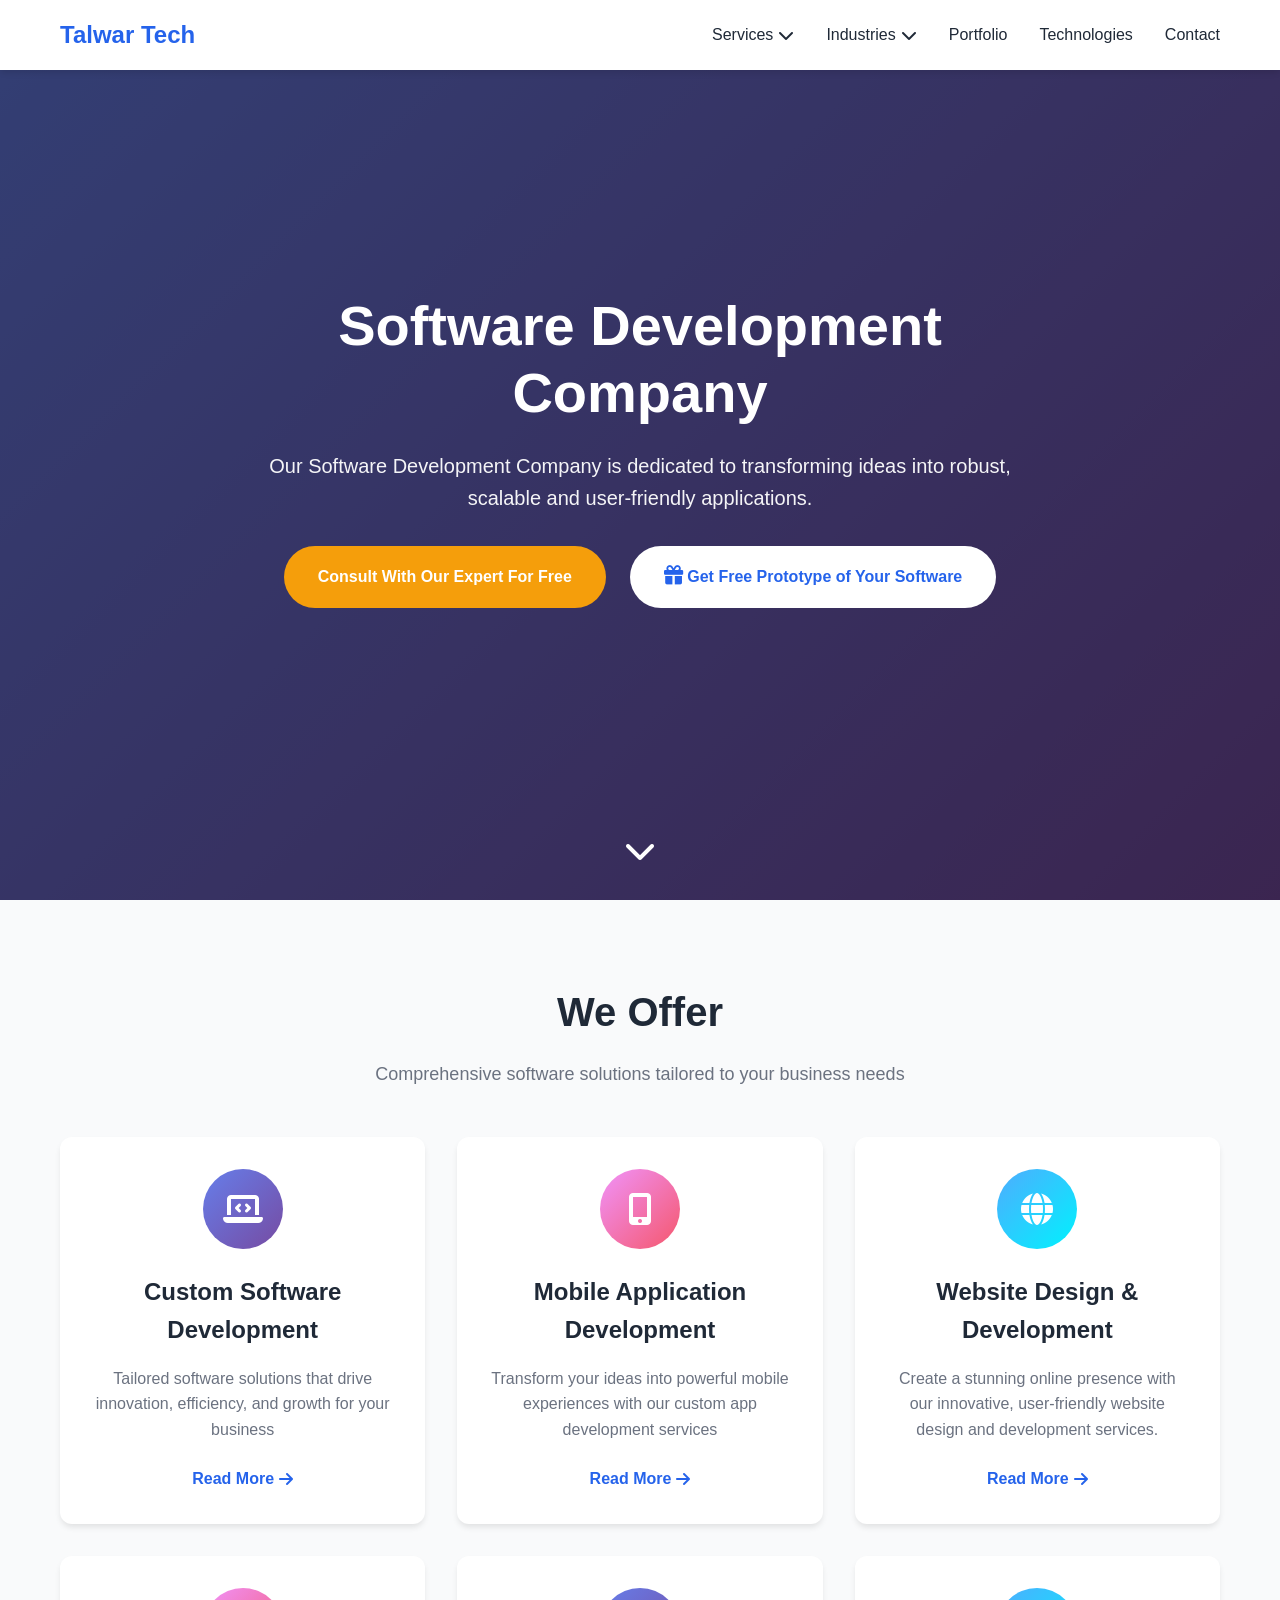
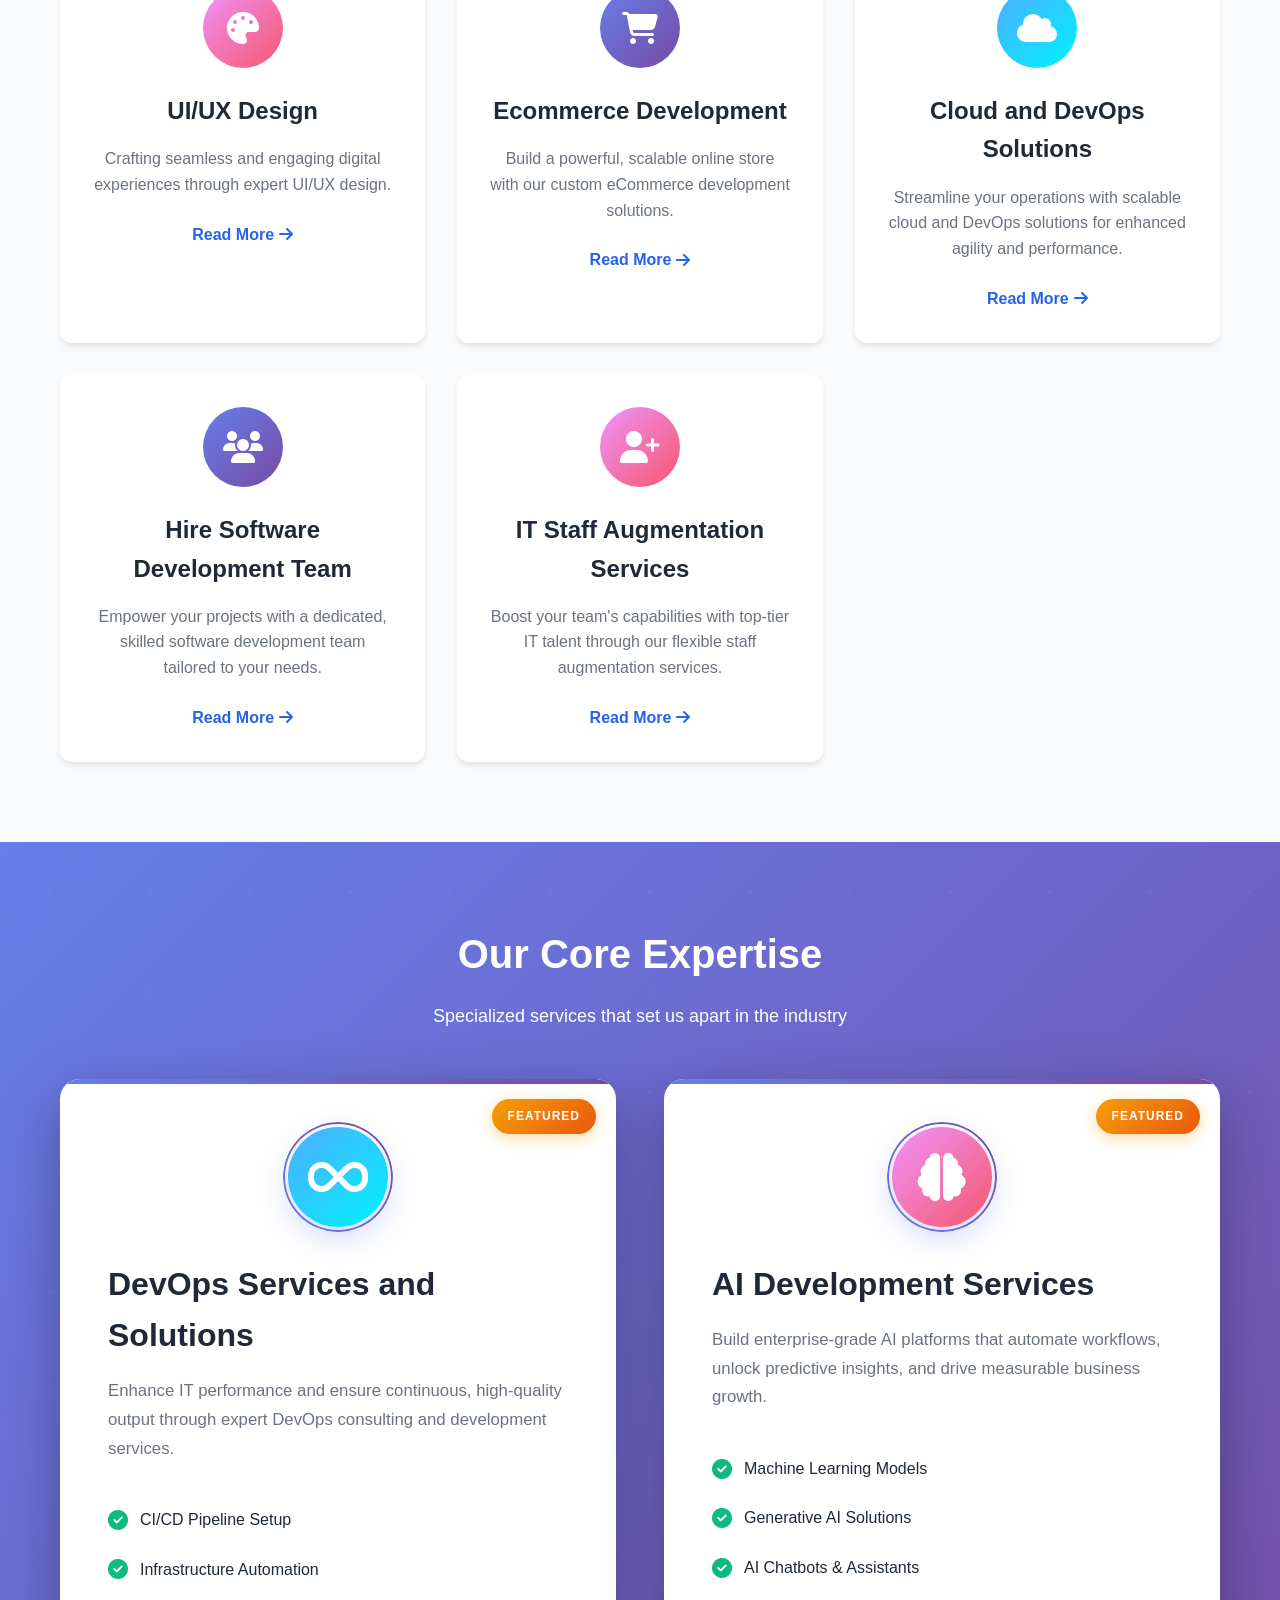
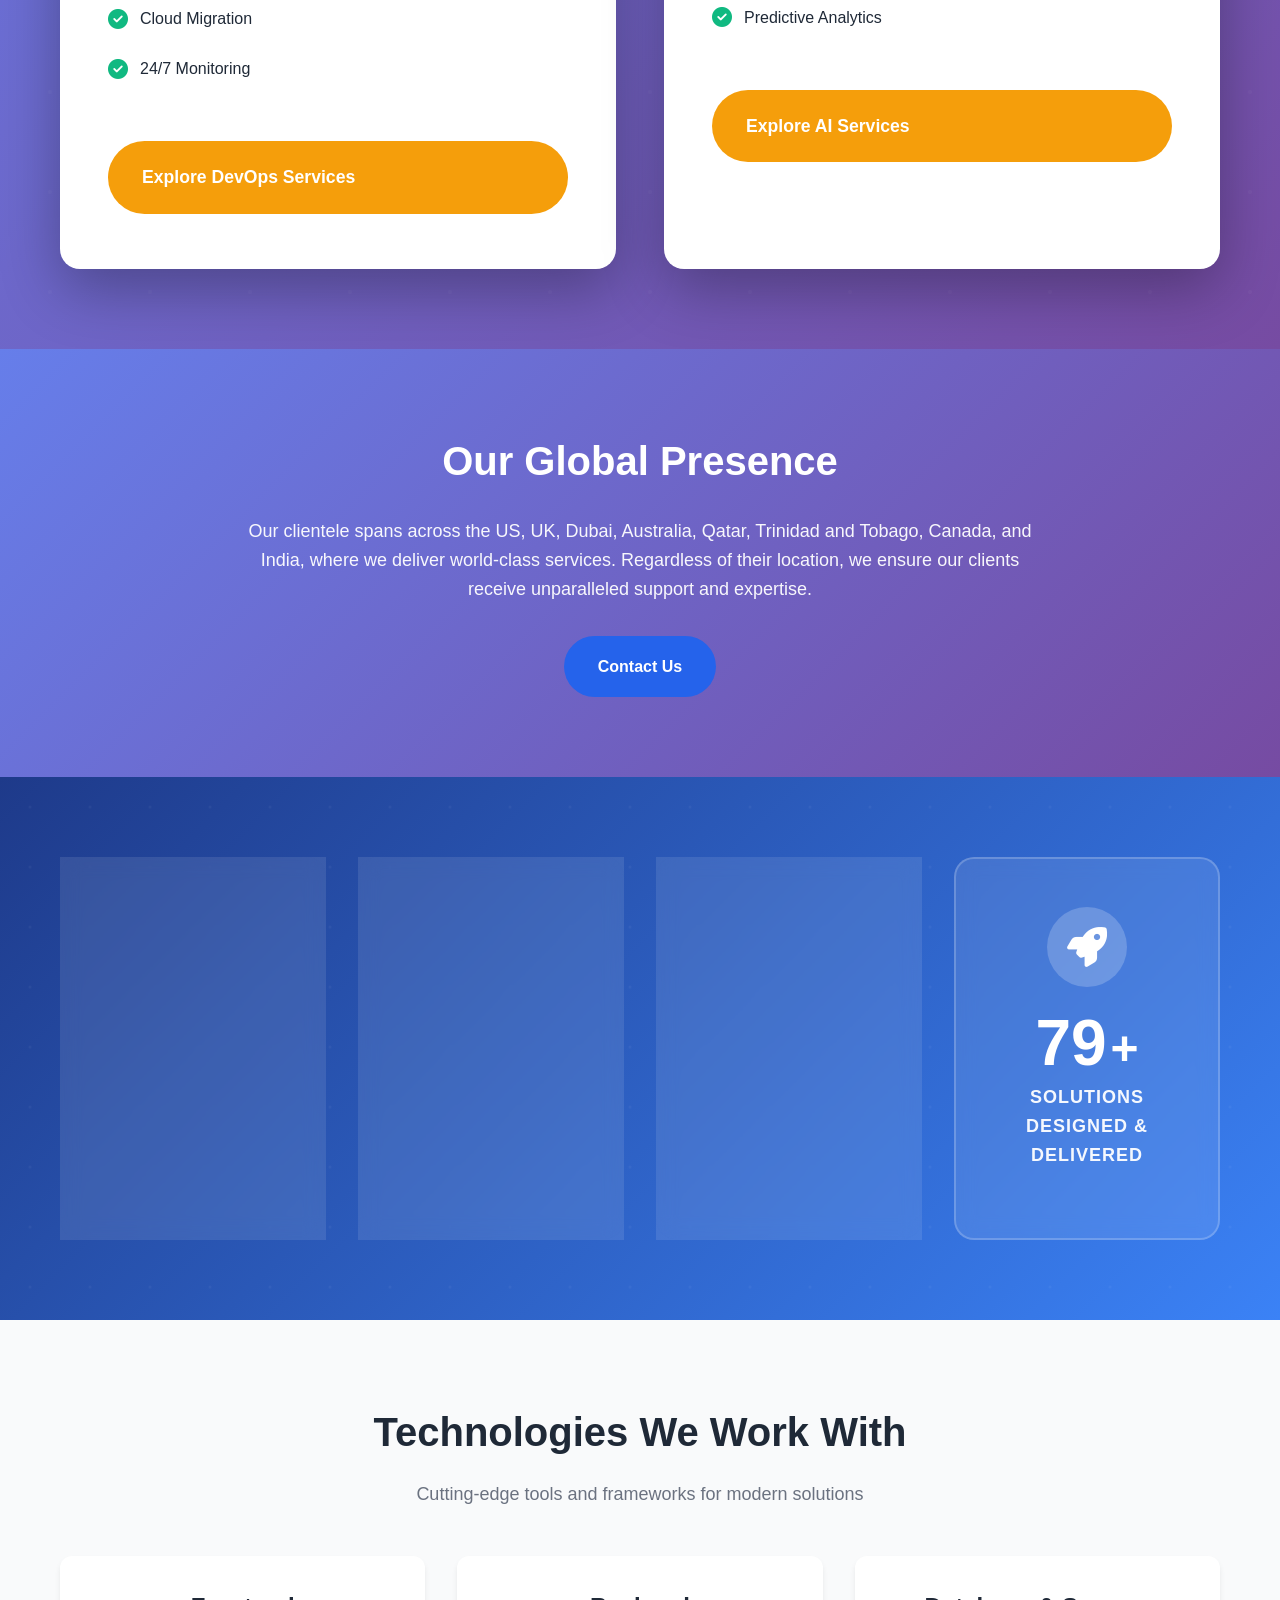
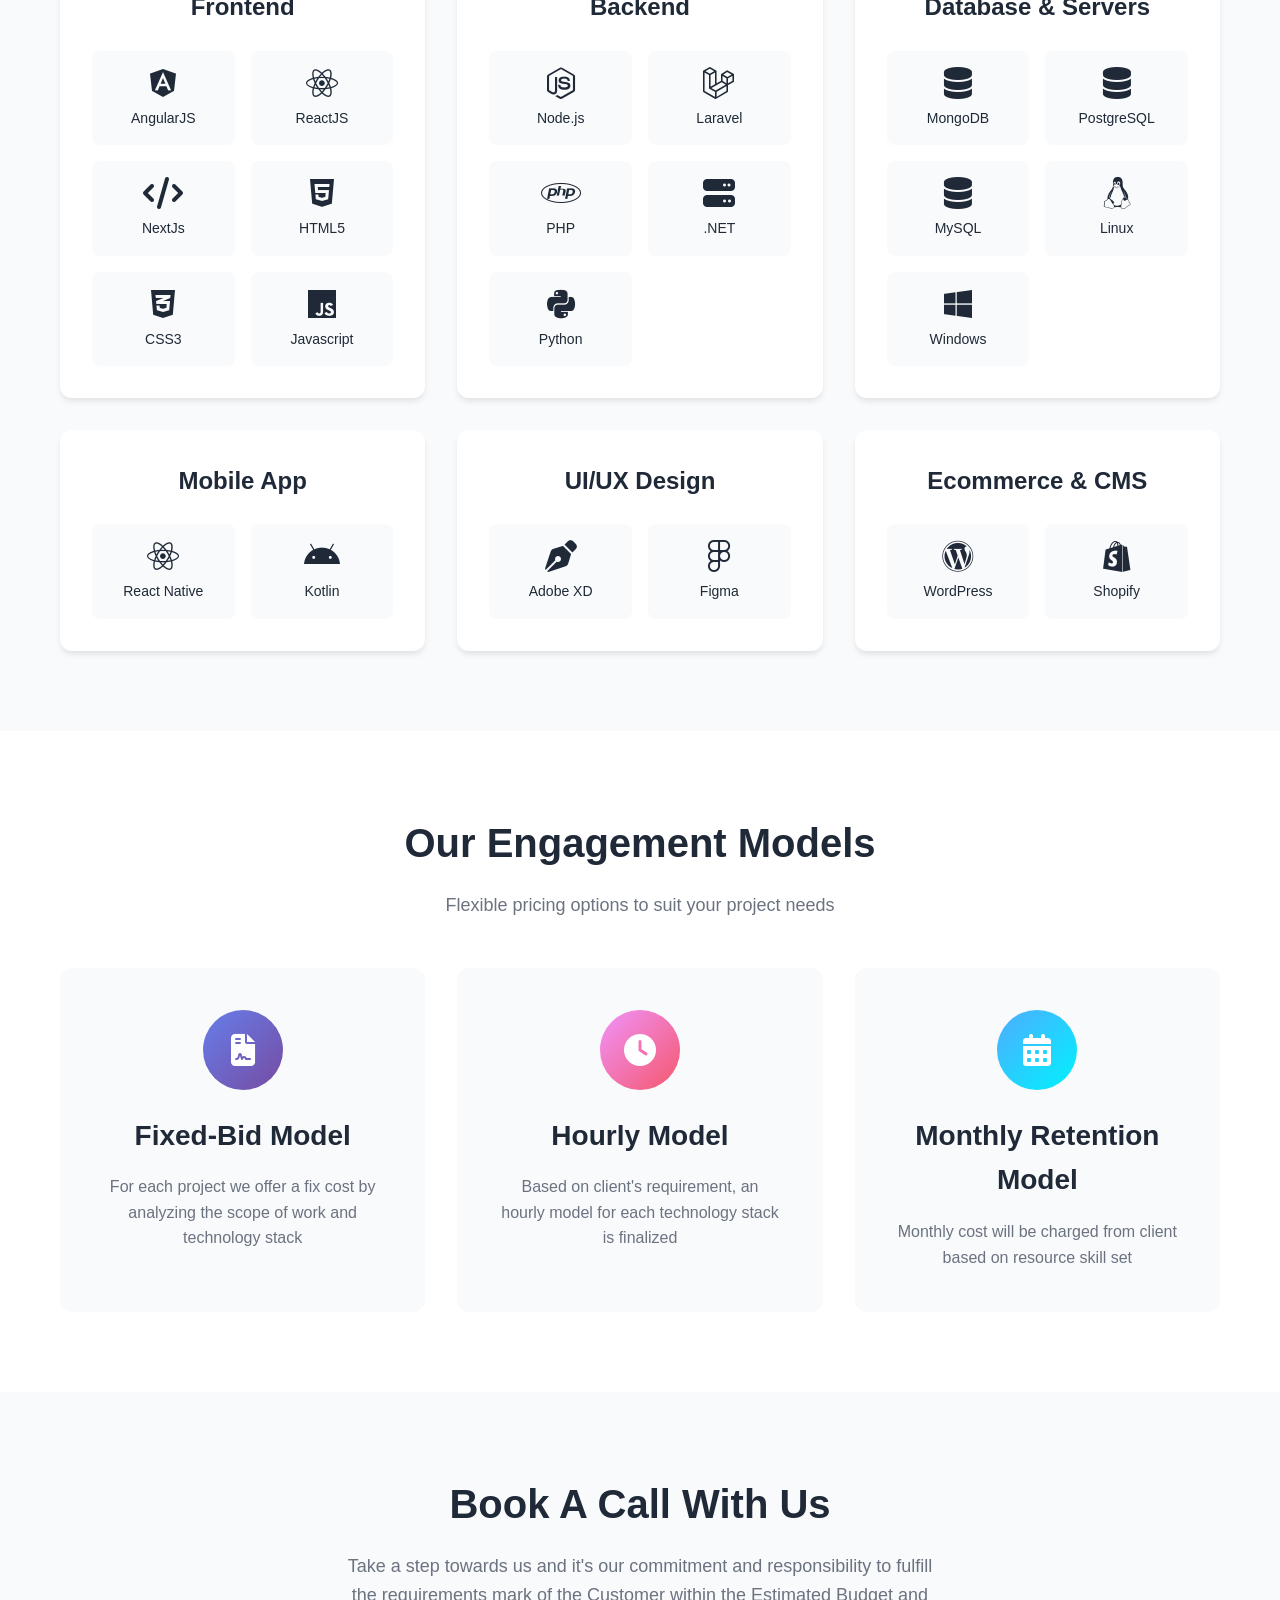
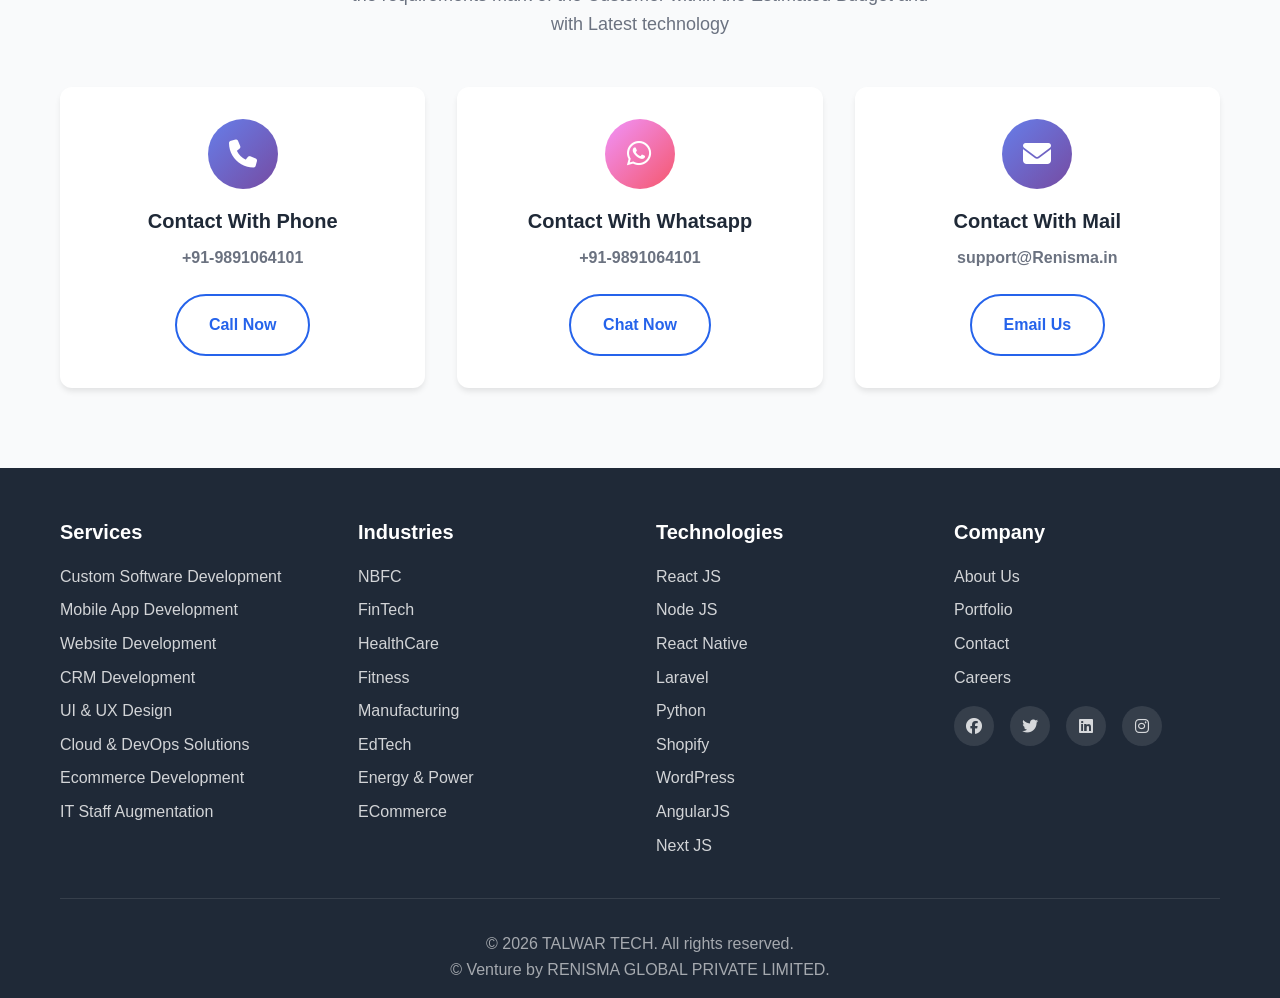
<file: index.html>
<!DOCTYPE html>
<html lang="en">
<head>
    <meta charset="UTF-8">
    <meta name="viewport" content="width=device-width, initial-scale=1.0">
    <title>Software Development Company - Transform Your Ideas</title>
    <link rel="icon" type="image/png" sizes="32x32" href="assets/images/favicon-32x32.png">
    <link rel="icon" type="image/png" sizes="16x16" href="assets/images/favicon-16x16.png">
    <link rel="stylesheet" href="styles.css">
    <link rel="stylesheet" href="https://cdnjs.cloudflare.com/ajax/libs/font-awesome/6.4.0/css/all.min.css">
</head>
<body>
    <!-- Navigation -->
    <nav class="navbar">
        <div class="container">
            <div class="nav-wrapper">
                <div class="logo">
                    <span>Talwar Tech</span>
                </div>
                <button class="mobile-menu-toggle" id="mobileMenuToggle">
                    <i class="fas fa-bars"></i>
                </button>
                <ul class="nav-menu" id="navMenu">
                    <li class="nav-item dropdown">
                        <a href="#services" class="nav-link">Services <i class="fas fa-chevron-down"></i></a>
                        <ul class="dropdown-menu">
                            <li><a href="#services">Custom Software Development</a></li>
                            <li><a href="#services">Mobile App Development</a></li>
                            <li><a href="#services">Website Development</a></li>
                            <li><a href="#services">UI/UX Design</a></li>
                            <li><a href="#services">Cloud & DevOps</a></li>
                            <li><a href="#services">Ecommerce Development</a></li>
                        </ul>
                    </li>
                    <li class="nav-item dropdown">
                        <a href="#industries" class="nav-link">Industries <i class="fas fa-chevron-down"></i></a>
                        <ul class="dropdown-menu">
                            <li><a href="#industries">NBFC</a></li>
                            <li><a href="#industries">FinTech</a></li>
                            <li><a href="#industries">HealthCare</a></li>
                            <li><a href="#industries">Fitness</a></li>
                            <li><a href="#industries">Manufacturing</a></li>
                            <li><a href="#industries">EdTech</a></li>
                        </ul>
                    </li>
                    <li class="nav-item"><a href="#portfolio" class="nav-link">Portfolio</a></li>
                    <li class="nav-item"><a href="#technologies" class="nav-link">Technologies</a></li>
                    <li class="nav-item"><a href="#contact" class="nav-link">Contact</a></li>
                </ul>
            </div>
        </div>
    </nav>

    <!-- Hero Section -->
    <section class="hero" id="home">
        <div class="hero-overlay"></div>
        <div class="container">
            <div class="hero-content">
                <h1 class="hero-title">Software Development Company</h1>
                <p class="hero-subtitle">Our Software Development Company is dedicated to transforming ideas into robust, scalable and user-friendly applications.</p>
                <div class="hero-buttons">
                    <a href="#contact" class="btn btn-primary">Consult With Our Expert For Free</a>
                    <a href="#contact" class="btn btn-secondary hero-prototype-btn">
                        <i class="fas fa-gift"></i> Get Free Prototype of Your Software
                    </a>
                </div>
            </div>
        </div>
        <div class="scroll-indicator">
            <i class="fas fa-chevron-down"></i>
        </div>
    </section>

    <!-- Services Section -->
    <section class="services" id="services">
        <div class="container">
            <div class="section-header">
                <h2>We Offer</h2>
                <p>Comprehensive software solutions tailored to your business needs</p>
            </div>
            <div class="services-grid">
                <div class="service-card">
                    <div class="service-icon">
                        <i class="fas fa-laptop-code"></i>
                    </div>
                    <h3>Custom Software Development</h3>
                    <p>Tailored software solutions that drive innovation, efficiency, and growth for your business</p>
                    <a href="#contact" class="service-link">Read More <i class="fas fa-arrow-right"></i></a>
                </div>
                <div class="service-card">
                    <div class="service-icon">
                        <i class="fas fa-mobile-alt"></i>
                    </div>
                    <h3>Mobile Application Development</h3>
                    <p>Transform your ideas into powerful mobile experiences with our custom app development services</p>
                    <a href="#contact" class="service-link">Read More <i class="fas fa-arrow-right"></i></a>
                </div>
                <div class="service-card">
                    <div class="service-icon">
                        <i class="fas fa-globe"></i>
                    </div>
                    <h3>Website Design & Development</h3>
                    <p>Create a stunning online presence with our innovative, user-friendly website design and development services.</p>
                    <a href="#contact" class="service-link">Read More <i class="fas fa-arrow-right"></i></a>
                </div>
                <div class="service-card">
                    <div class="service-icon">
                        <i class="fas fa-palette"></i>
                    </div>
                    <h3>UI/UX Design</h3>
                    <p>Crafting seamless and engaging digital experiences through expert UI/UX design.</p>
                    <a href="#contact" class="service-link">Read More <i class="fas fa-arrow-right"></i></a>
                </div>
                <div class="service-card">
                    <div class="service-icon">
                        <i class="fas fa-shopping-cart"></i>
                    </div>
                    <h3>Ecommerce Development</h3>
                    <p>Build a powerful, scalable online store with our custom eCommerce development solutions.</p>
                    <a href="#contact" class="service-link">Read More <i class="fas fa-arrow-right"></i></a>
                </div>
                <div class="service-card">
                    <div class="service-icon">
                        <i class="fas fa-cloud"></i>
                    </div>
                    <h3>Cloud and DevOps Solutions</h3>
                    <p>Streamline your operations with scalable cloud and DevOps solutions for enhanced agility and performance.</p>
                    <a href="#contact" class="service-link">Read More <i class="fas fa-arrow-right"></i></a>
                </div>
                <div class="service-card">
                    <div class="service-icon">
                        <i class="fas fa-users"></i>
                    </div>
                    <h3>Hire Software Development Team</h3>
                    <p>Empower your projects with a dedicated, skilled software development team tailored to your needs.</p>
                    <a href="#contact" class="service-link">Read More <i class="fas fa-arrow-right"></i></a>
                </div>
                <div class="service-card">
                    <div class="service-icon">
                        <i class="fas fa-user-plus"></i>
                    </div>
                    <h3>IT Staff Augmentation Services</h3>
                    <p>Boost your team's capabilities with top-tier IT talent through our flexible staff augmentation services.</p>
                    <a href="#contact" class="service-link">Read More <i class="fas fa-arrow-right"></i></a>
                </div>
            </div>
        </div>
    </section>

    <!-- Core Expertise Section -->
    <section class="core-expertise">
        <div class="container">
            <div class="section-header">
                <h2>Our Core Expertise</h2>
                <p>Specialized services that set us apart in the industry</p>
            </div>
            <div class="expertise-grid">
                <div class="expertise-card devops-card">
                    <div class="expertise-badge">Featured</div>
                    <div class="expertise-icon">
                        <i class="fas fa-infinity"></i>
                    </div>
                    <h3>DevOps Services and Solutions</h3>
                    <p>Enhance IT performance and ensure continuous, high-quality output through expert DevOps consulting and development services.</p>
                    <ul class="expertise-features">
                        <li><i class="fas fa-check-circle"></i> CI/CD Pipeline Setup</li>
                        <li><i class="fas fa-check-circle"></i> Infrastructure Automation</li>
                        <li><i class="fas fa-check-circle"></i> Cloud Migration</li>
                        <li><i class="fas fa-check-circle"></i> 24/7 Monitoring</li>
                    </ul>
                    <a href="devops-services.html" class="btn btn-primary">Explore DevOps Services</a>
                </div>
                <div class="expertise-card ai-card">
                    <div class="expertise-badge">Featured</div>
                    <div class="expertise-icon">
                        <i class="fas fa-brain"></i>
                    </div>
                    <h3>AI Development Services</h3>
                    <p>Build enterprise-grade AI platforms that automate workflows, unlock predictive insights, and drive measurable business growth.</p>
                    <ul class="expertise-features">
                        <li><i class="fas fa-check-circle"></i> Machine Learning Models</li>
                        <li><i class="fas fa-check-circle"></i> Generative AI Solutions</li>
                        <li><i class="fas fa-check-circle"></i> AI Chatbots & Assistants</li>
                        <li><i class="fas fa-check-circle"></i> Predictive Analytics</li>
                    </ul>
                    <a href="ai-development-services.html" class="btn btn-primary">Explore AI Services</a>
                </div>
            </div>
        </div>
    </section>

    <!-- Global Presence Section -->
    <section class="global-presence">
        <div class="container">
            <div class="presence-content">
                <h2>Our Global Presence</h2>
                <p>Our clientele spans across the US, UK, Dubai, Australia, Qatar, Trinidad and Tobago, Canada, and India, where we deliver world-class services. Regardless of their location, we ensure our clients receive unparalleled support and expertise.</p>
                <a href="#contact" class="btn btn-secondary">Contact Us</a>
            </div>
        </div>
    </section>

    <!-- Statistics Section -->
    <section class="statistics-section" id="portfolio">
        <div class="container">
            <div class="stats-grid">
                <div class="stat-card">
                    <div class="stat-icon">
                        <i class="fas fa-industry"></i>
                    </div>
                    <div class="stat-number" data-target="25">0</div>
                    <div class="stat-label">Industries Mastered</div>
                    <div class="stat-bar"></div>
                </div>
                <div class="stat-card">
                    <div class="stat-icon">
                        <i class="fas fa-users-cog"></i>
                    </div>
                    <div class="stat-number" data-target="50">0</div>
                    <div class="stat-label">Tech Evangelists</div>
                    <div class="stat-bar"></div>
                </div>
                <div class="stat-card">
                    <div class="stat-icon">
                        <i class="fas fa-brain"></i>
                    </div>
                    <div class="stat-number" data-target="100">0</div>
                    <div class="stat-label">AI Models Deployed</div>
                    <div class="stat-bar"></div>
                </div>
                <div class="stat-card">
                    <div class="stat-icon">
                        <i class="fas fa-rocket"></i>
                    </div>
                    <div class="stat-number" data-target="200">0</div>
                    <div class="stat-label">Solutions Designed & Delivered</div>
                    <div class="stat-bar"></div>
                </div>
            </div>
        </div>
    </section>

    <!-- Technologies Section -->
    <section class="technologies" id="technologies">
        <div class="container">
            <div class="section-header">
                <h2>Technologies We Work With</h2>
                <p>Cutting-edge tools and frameworks for modern solutions</p>
            </div>
            <div class="tech-categories">
                <div class="tech-category">
                    <h3>Frontend</h3>
                    <div class="tech-items">
                        <div class="tech-item">
                            <i class="fab fa-angular"></i>
                            <span>AngularJS</span>
                        </div>
                        <div class="tech-item">
                            <i class="fab fa-react"></i>
                            <span>ReactJS</span>
                        </div>
                        <div class="tech-item">
                            <i class="fas fa-code"></i>
                            <span>NextJs</span>
                        </div>
                        <div class="tech-item">
                            <i class="fab fa-html5"></i>
                            <span>HTML5</span>
                        </div>
                        <div class="tech-item">
                            <i class="fab fa-css3-alt"></i>
                            <span>CSS3</span>
                        </div>
                        <div class="tech-item">
                            <i class="fab fa-js"></i>
                            <span>Javascript</span>
                        </div>
                    </div>
                </div>
                <div class="tech-category">
                    <h3>Backend</h3>
                    <div class="tech-items">
                        <div class="tech-item">
                            <i class="fab fa-node-js"></i>
                            <span>Node.js</span>
                        </div>
                        <div class="tech-item">
                            <i class="fab fa-laravel"></i>
                            <span>Laravel</span>
                        </div>
                        <div class="tech-item">
                            <i class="fab fa-php"></i>
                            <span>PHP</span>
                        </div>
                        <div class="tech-item">
                            <i class="fas fa-server"></i>
                            <span>.NET</span>
                        </div>
                        <div class="tech-item">
                            <i class="fab fa-python"></i>
                            <span>Python</span>
                        </div>
                    </div>
                </div>
                <div class="tech-category">
                    <h3>Database & Servers</h3>
                    <div class="tech-items">
                        <div class="tech-item">
                            <i class="fas fa-database"></i>
                            <span>MongoDB</span>
                        </div>
                        <div class="tech-item">
                            <i class="fas fa-database"></i>
                            <span>PostgreSQL</span>
                        </div>
                        <div class="tech-item">
                            <i class="fas fa-database"></i>
                            <span>MySQL</span>
                        </div>
                        <div class="tech-item">
                            <i class="fab fa-linux"></i>
                            <span>Linux</span>
                        </div>
                        <div class="tech-item">
                            <i class="fab fa-windows"></i>
                            <span>Windows</span>
                        </div>
                    </div>
                </div>
                <div class="tech-category">
                    <h3>Mobile App</h3>
                    <div class="tech-items">
                        <div class="tech-item">
                            <i class="fab fa-react"></i>
                            <span>React Native</span>
                        </div>
                        <div class="tech-item">
                            <i class="fab fa-android"></i>
                            <span>Kotlin</span>
                        </div>
                    </div>
                </div>
                <div class="tech-category">
                    <h3>UI/UX Design</h3>
                    <div class="tech-items">
                        <div class="tech-item">
                            <i class="fas fa-pen-nib"></i>
                            <span>Adobe XD</span>
                        </div>
                        <div class="tech-item">
                            <i class="fab fa-figma"></i>
                            <span>Figma</span>
                        </div>
                    </div>
                </div>
                <div class="tech-category">
                    <h3>Ecommerce & CMS</h3>
                    <div class="tech-items">
                        <div class="tech-item">
                            <i class="fab fa-wordpress"></i>
                            <span>WordPress</span>
                        </div>
                        <div class="tech-item">
                            <i class="fab fa-shopify"></i>
                            <span>Shopify</span>
                        </div>
                    </div>
                </div>
            </div>
        </div>
    </section>

    <!-- Pricing Models Section -->
    <section class="pricing-models">
        <div class="container">
            <div class="section-header">
                <h2>Our Engagement Models</h2>
                <p>Flexible pricing options to suit your project needs</p>
            </div>
            <div class="pricing-grid">
                <div class="pricing-card">
                    <div class="pricing-icon">
                        <i class="fas fa-file-contract"></i>
                    </div>
                    <h3>Fixed-Bid Model</h3>
                    <p>For each project we offer a fix cost by analyzing the scope of work and technology stack</p>
                </div>
                <div class="pricing-card">
                    <div class="pricing-icon">
                        <i class="fas fa-clock"></i>
                    </div>
                    <h3>Hourly Model</h3>
                    <p>Based on client's requirement, an hourly model for each technology stack is finalized</p>
                </div>
                <div class="pricing-card">
                    <div class="pricing-icon">
                        <i class="fas fa-calendar-alt"></i>
                    </div>
                    <h3>Monthly Retention Model</h3>
                    <p>Monthly cost will be charged from client based on resource skill set</p>
                </div>
            </div>
        </div>
    </section>

    <!-- Contact Section -->
    <section class="contact" id="contact">
        <div class="container">
            <div class="section-header">
                <h2>Book A Call With Us</h2>
                <p>Take a step towards us and it's our commitment and responsibility to fulfill the requirements mark of the Customer within the Estimated Budget and with Latest technology</p>
            </div>
            <div class="contact-grid">
                <div class="contact-card">
                    <div class="contact-icon">
                        <i class="fas fa-phone"></i>
                    </div>
                    <h3>Contact With Phone</h3>
                    <p>+91-9891064101</p>
                    <a href="tel:+919891064101" class="btn btn-outline">Call Now</a>
                </div>
                <div class="contact-card">
                    <div class="contact-icon">
                        <i class="fab fa-whatsapp"></i>
                    </div>
                    <h3>Contact With Whatsapp</h3>
                    <p>+91-9891064101</p>
                    <a href="https://wa.me/919891064101" class="btn btn-outline">Chat Now</a>
                </div>
                <div class="contact-card">
                    <div class="contact-icon">
                        <i class="fas fa-envelope"></i>
                    </div>
                    <h3>Contact With Mail</h3>
                    <p>support@Renisma.in</p>
                    <a href="mailto:support@Renisma.in" class="btn btn-outline">Email Us</a>
                </div>
            </div>
        </div>
    </section>

    <!-- Footer -->
    <footer class="footer">
        <div class="container">
            <div class="footer-grid">
                <div class="footer-column">
                    <h3>Services</h3>
                    <ul>
                        <li><a href="#services">Custom Software Development</a></li>
                        <li><a href="#services">Mobile App Development</a></li>
                        <li><a href="#services">Website Development</a></li>
                        <li><a href="#services">CRM Development</a></li>
                        <li><a href="#services">UI & UX Design</a></li>
                        <li><a href="#services">Cloud & DevOps Solutions</a></li>
                        <li><a href="#services">Ecommerce Development</a></li>
                        <li><a href="#services">IT Staff Augmentation</a></li>
                    </ul>
                </div>
                <div class="footer-column">
                    <h3>Industries</h3>
                    <ul>
                        <li><a href="#industries">NBFC</a></li>
                        <li><a href="#industries">FinTech</a></li>
                        <li><a href="#industries">HealthCare</a></li>
                        <li><a href="#industries">Fitness</a></li>
                        <li><a href="#industries">Manufacturing</a></li>
                        <li><a href="#industries">EdTech</a></li>
                        <li><a href="#industries">Energy & Power</a></li>
                        <li><a href="#industries">ECommerce</a></li>
                    </ul>
                </div>
                <div class="footer-column">
                    <h3>Technologies</h3>
                    <ul>
                        <li><a href="#technologies">React JS</a></li>
                        <li><a href="#technologies">Node JS</a></li>
                        <li><a href="#technologies">React Native</a></li>
                        <li><a href="#technologies">Laravel</a></li>
                        <li><a href="#technologies">Python</a></li>
                        <li><a href="#technologies">Shopify</a></li>
                        <li><a href="#technologies">WordPress</a></li>
                        <li><a href="#technologies">AngularJS</a></li>
                        <li><a href="#technologies">Next JS</a></li>
                    </ul>
                </div>
                <div class="footer-column">
                    <h3>Company</h3>
                    <ul>
                        <li><a href="#home">About Us</a></li>
                        <li><a href="#portfolio">Portfolio</a></li>
                        <li><a href="#contact">Contact</a></li>
                        <li><a href="#services">Careers</a></li>
                    </ul>
                    <div class="social-links">
                        <a href="#"><i class="fab fa-facebook"></i></a>
                        <a href="#"><i class="fab fa-twitter"></i></a>
                        <a href="#"><i class="fab fa-linkedin"></i></a>
                        <a href="#"><i class="fab fa-instagram"></i></a>
                    </div>
                </div>
            </div>
            <div class="footer-bottom">
                <p>&copy; 2025 Talwar Tech. All rights reserved.</p>
                <p>&copy; Venture by RENISMA GLOBAL PRIVATE LIMITED.</p>
            </div>
        </div>
    </footer>

    <script src="script.js"></script>
</body>
</html>
</file>
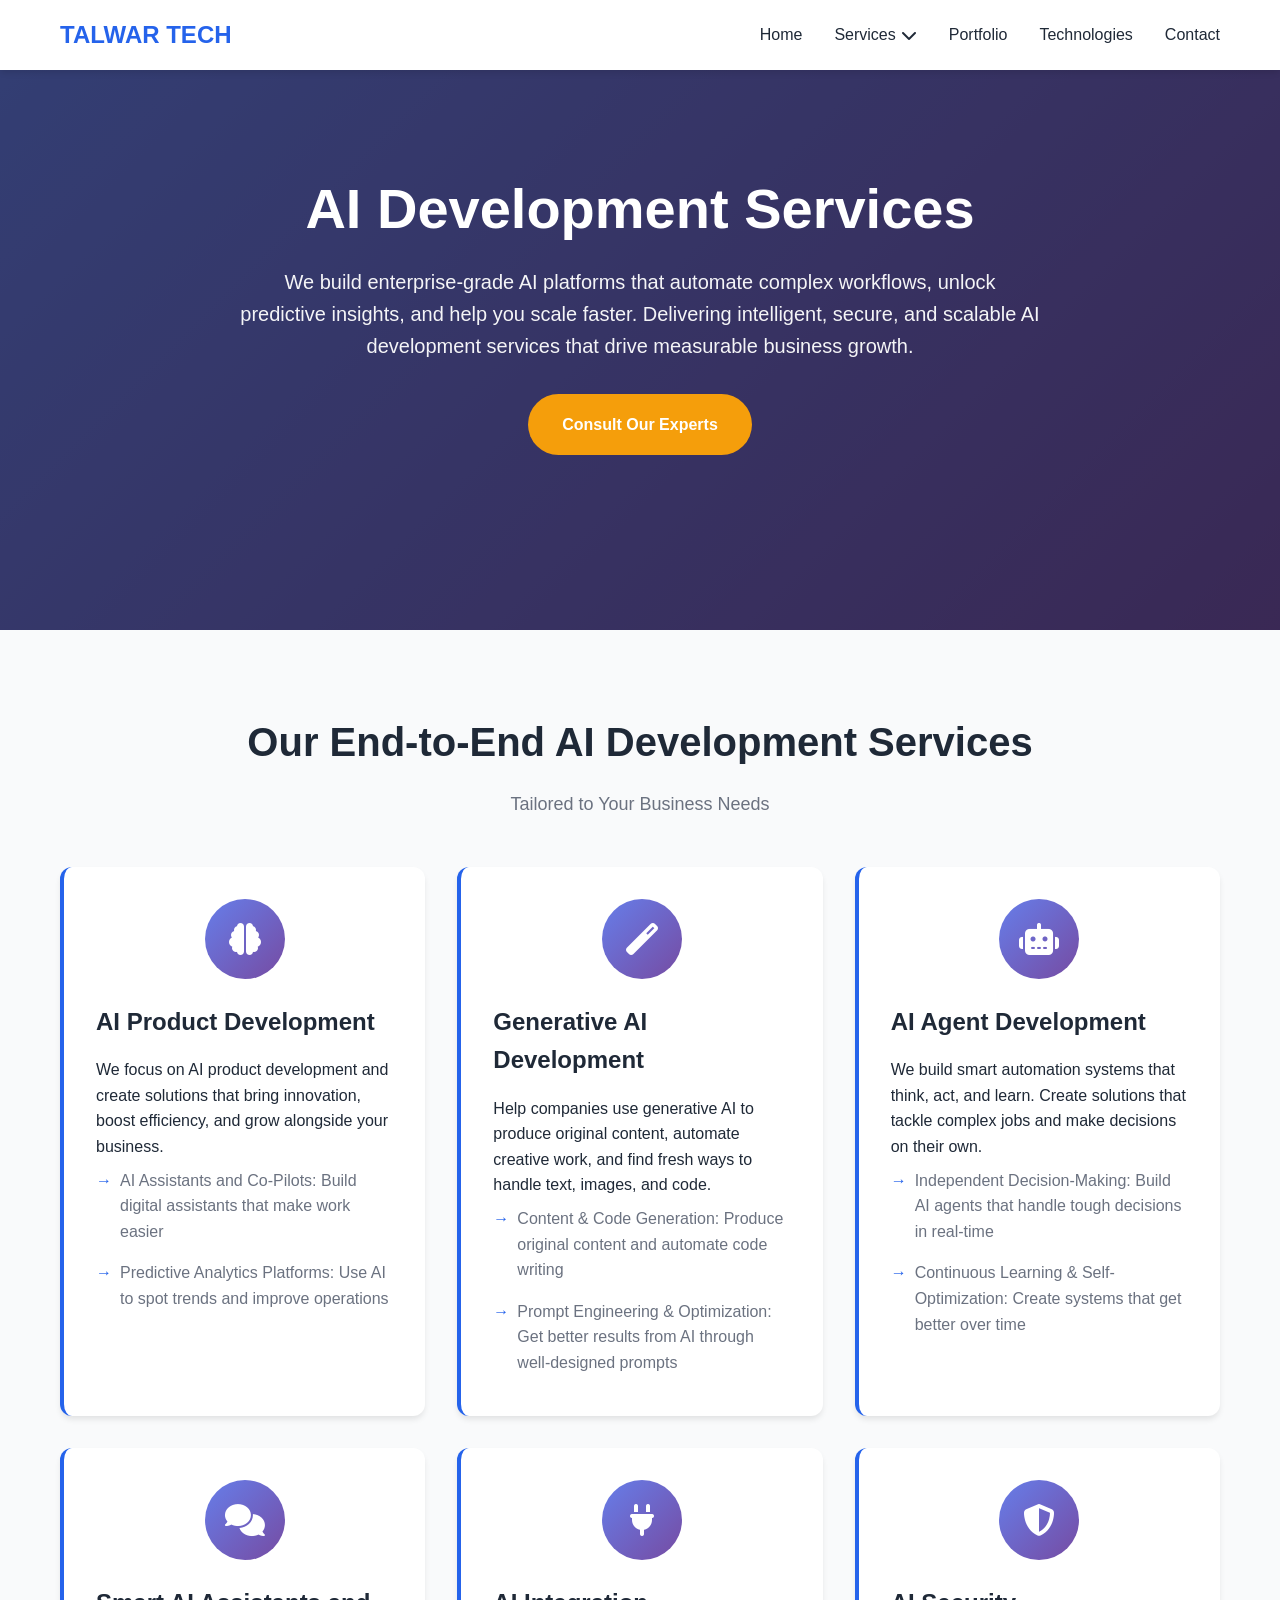
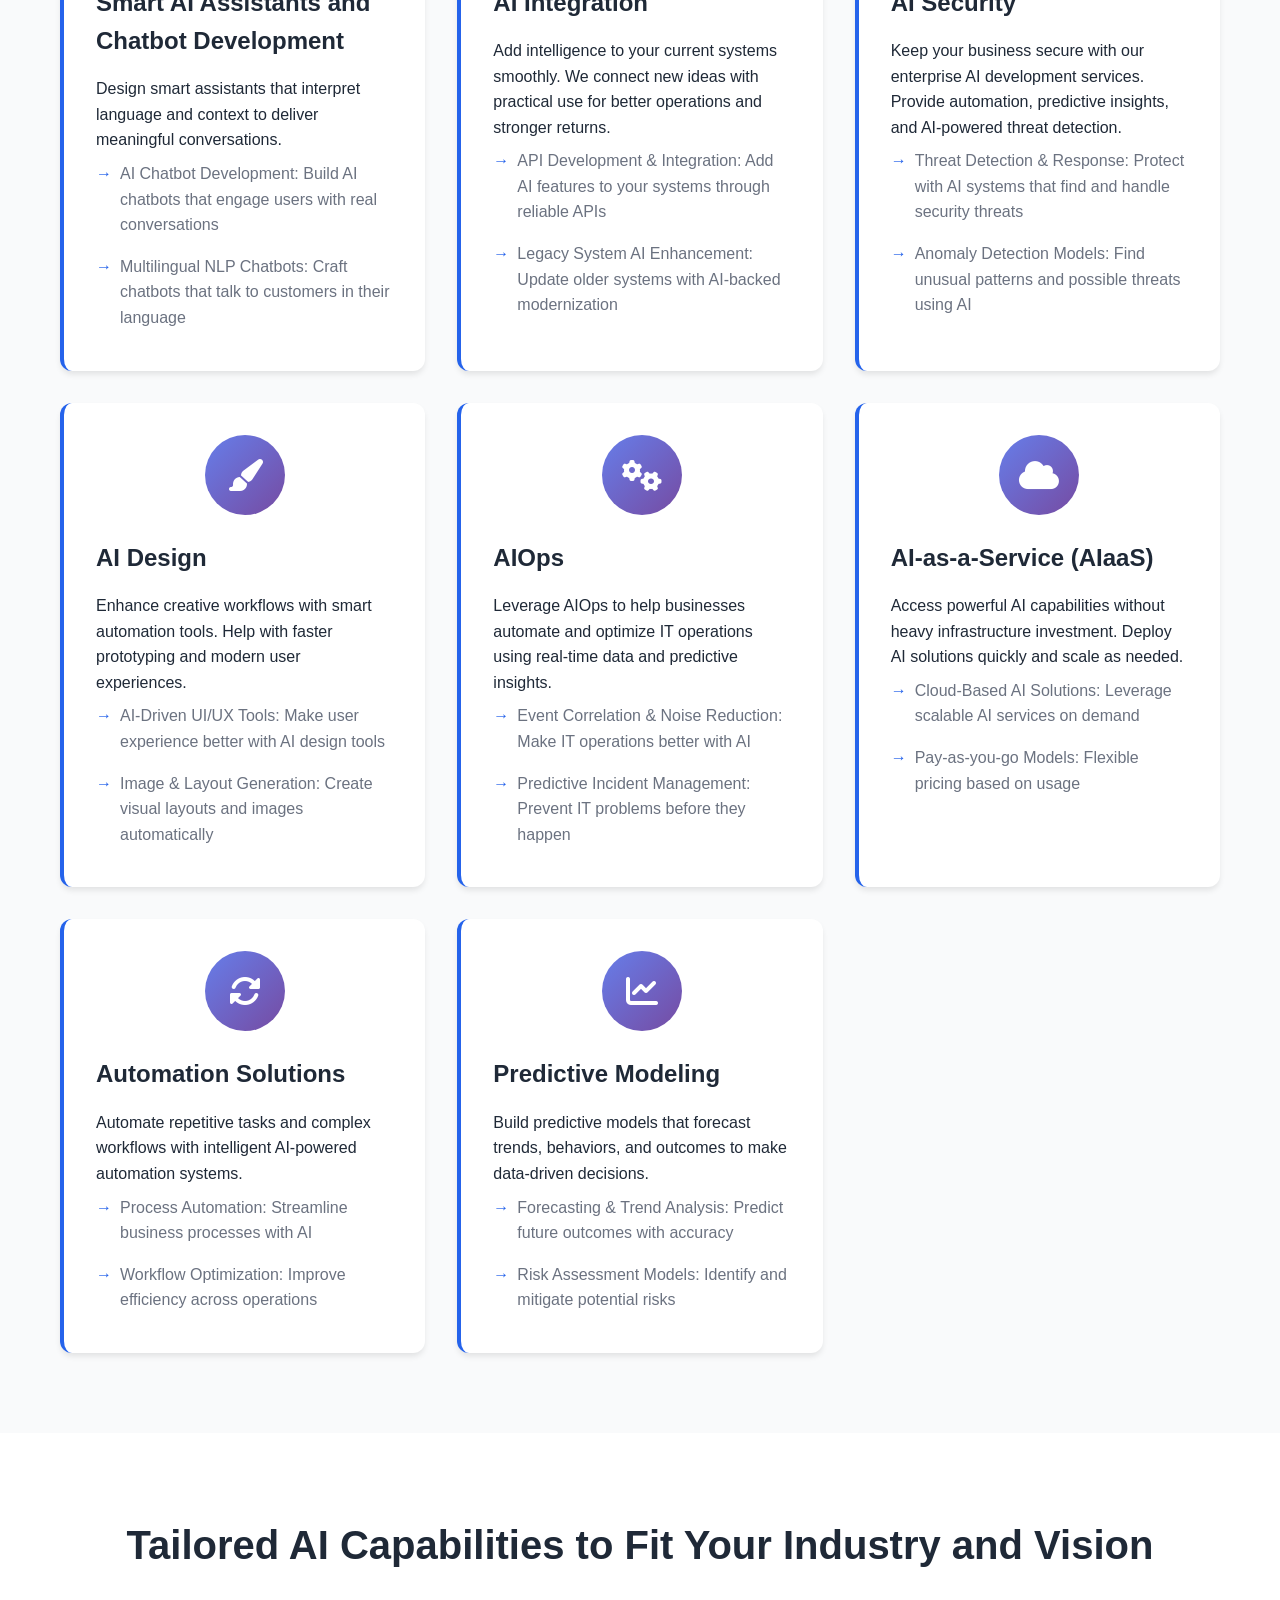
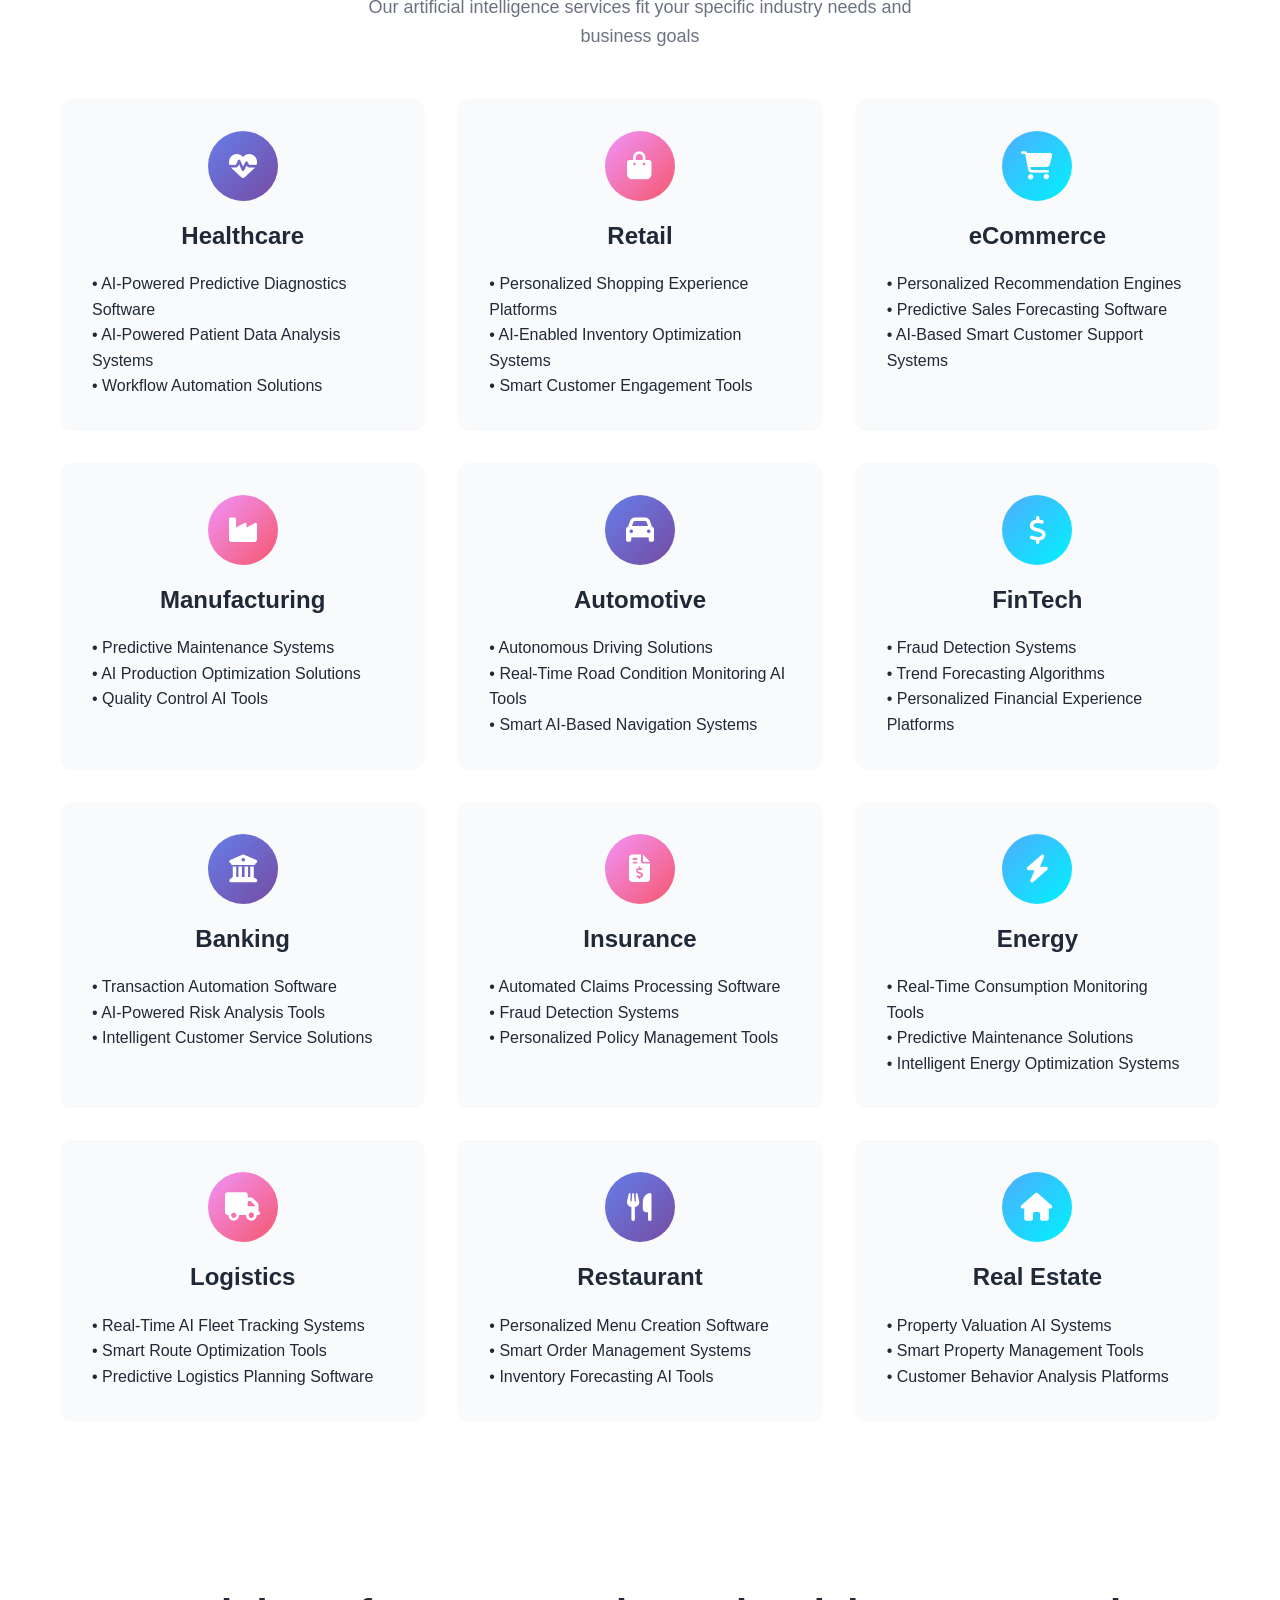
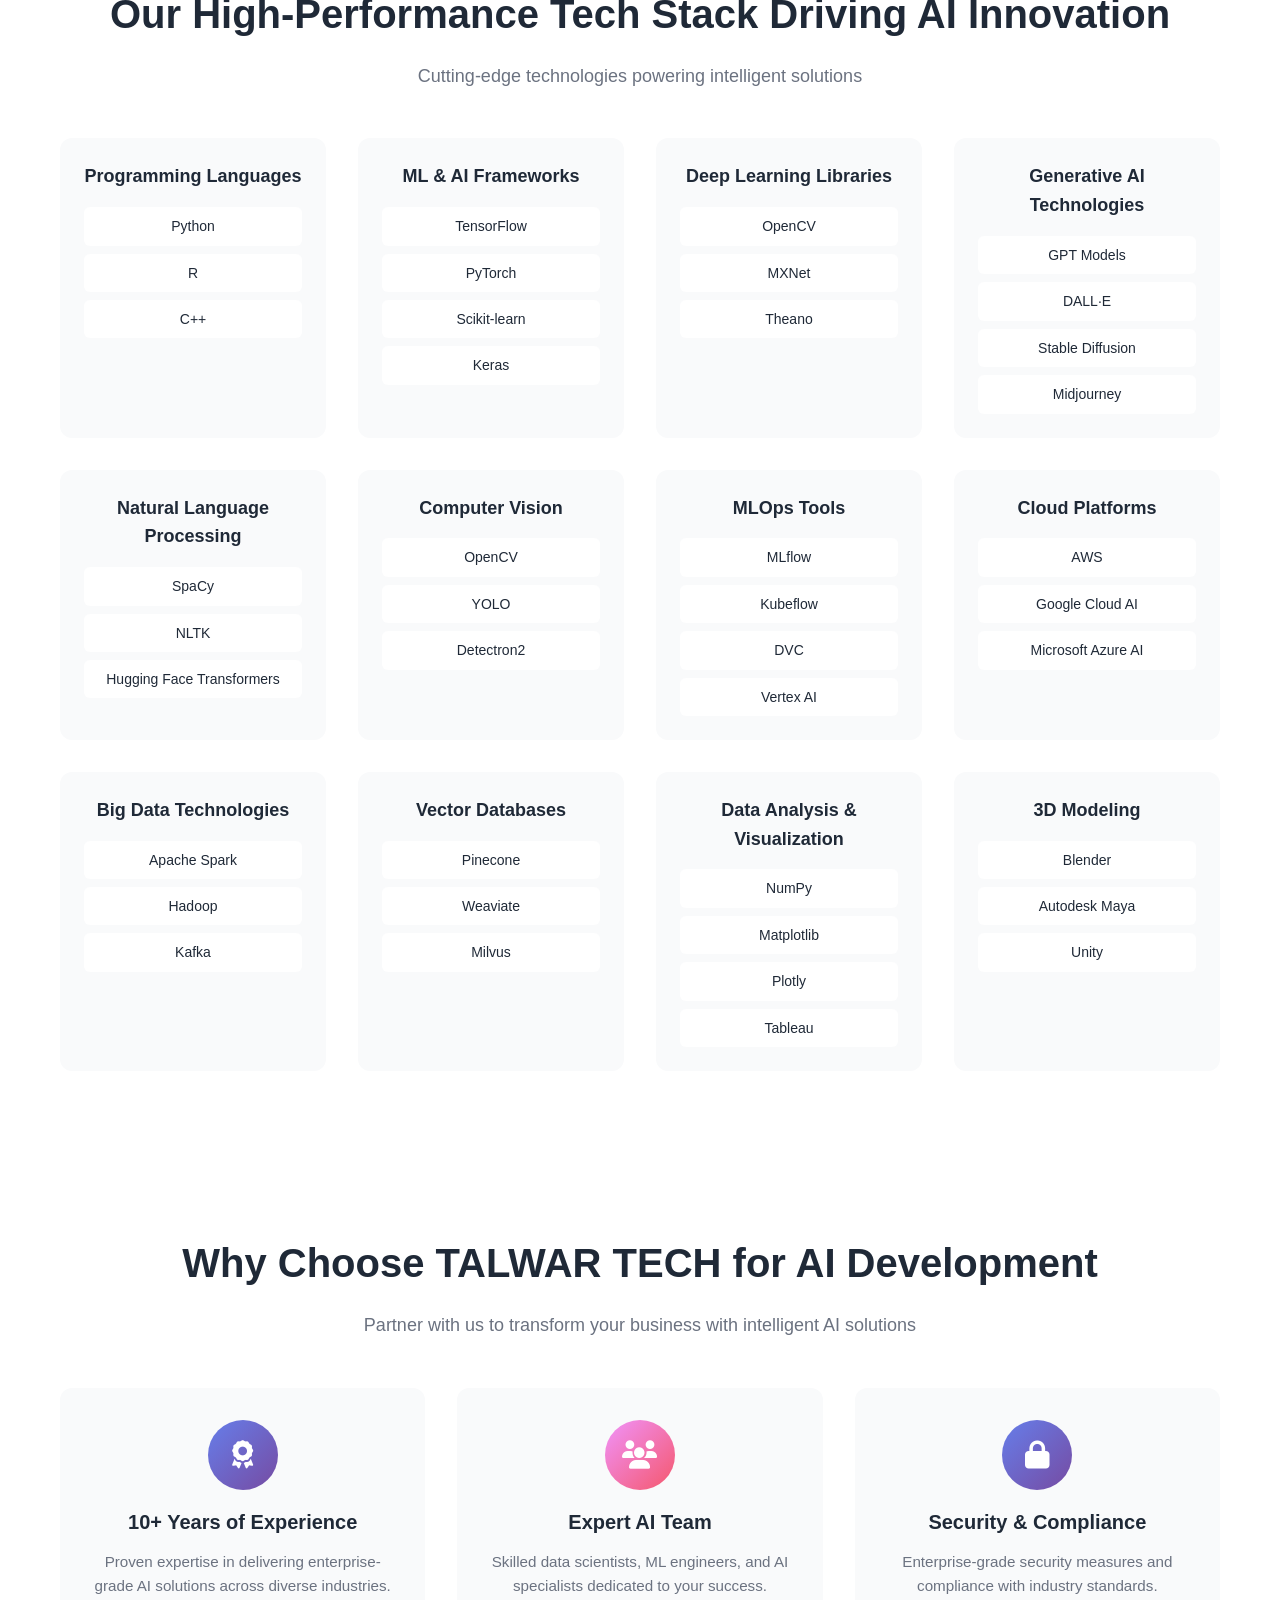
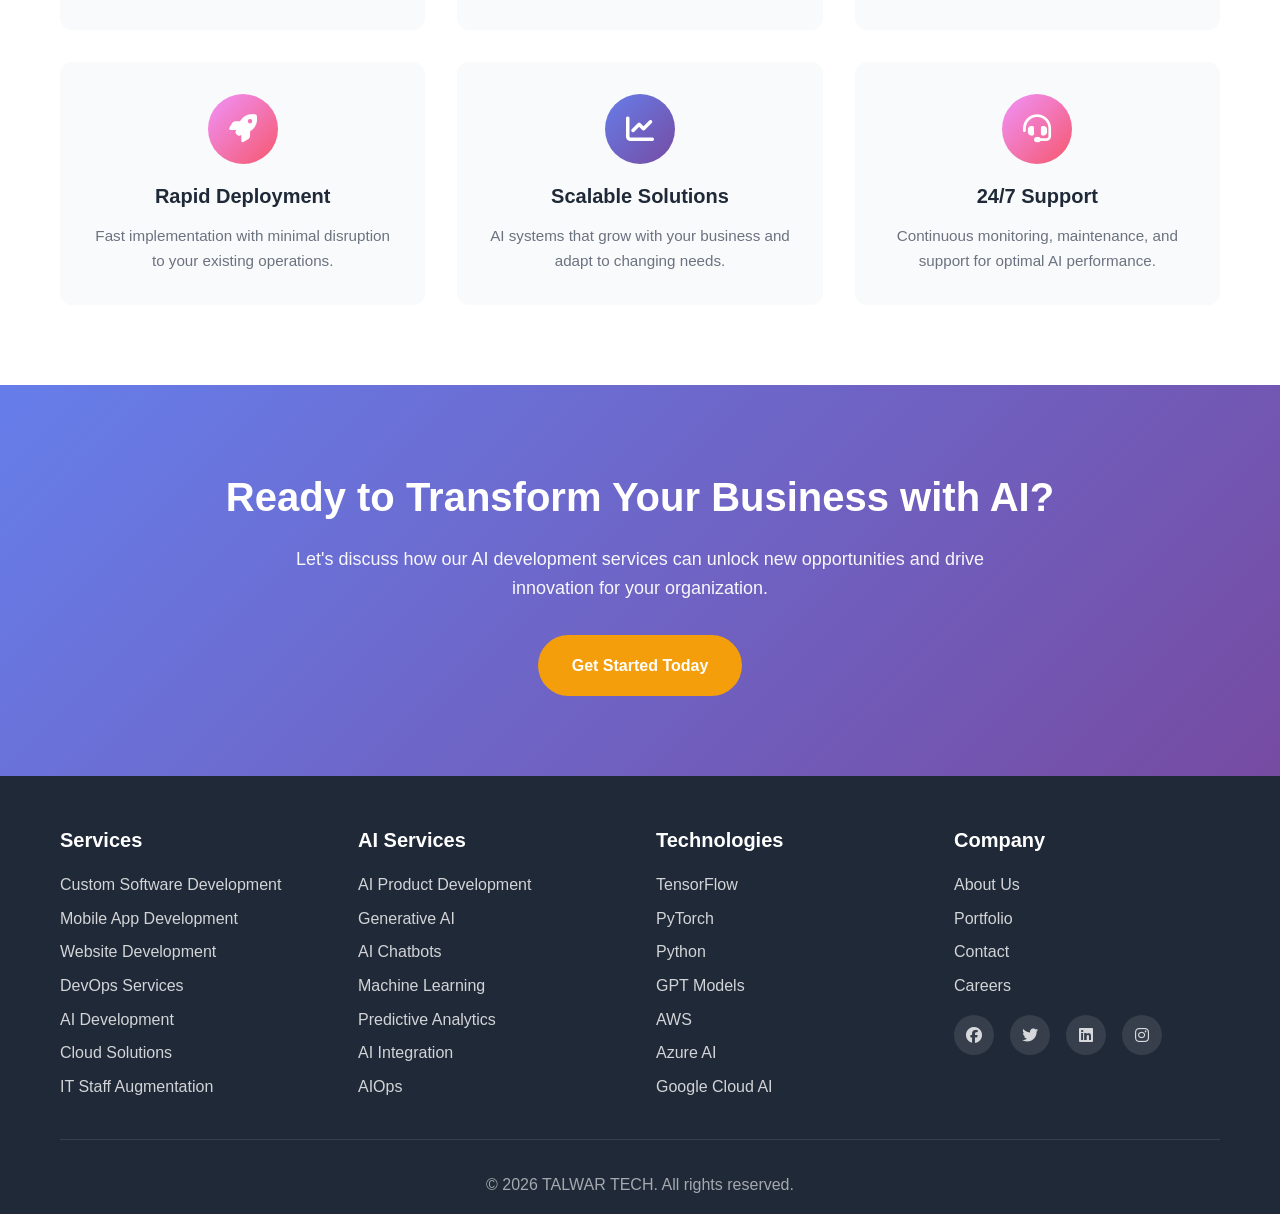
<file: ai-development-services.html>
<!DOCTYPE html>
<html lang="en">
<head>
    <meta charset="UTF-8">
    <meta name="viewport" content="width=device-width, initial-scale=1.0">
    <title>AI Development Services | AI Development Company - TALWAR TECH</title>
    <meta name="description" content="A trusted AI development company. Leverage our custom AI development services capable of automating mundane processes and scaling businesses.">
    <link rel="icon" type="image/png" sizes="32x32" href="assets/images/favicon-32x32.png">
    <link rel="icon" type="image/png" sizes="16x16" href="assets/images/favicon-16x16.png">
    <link rel="stylesheet" href="styles.css">
    <link rel="stylesheet" href="https://cdnjs.cloudflare.com/ajax/libs/font-awesome/6.4.0/css/all.min.css">
</head>
<body>
    <!-- Navigation -->
    <nav class="navbar">
        <div class="container">
            <div class="nav-wrapper">
                <div class="logo">
                    <span>TALWAR TECH</span>
                </div>
                <button class="mobile-menu-toggle" id="mobileMenuToggle">
                    <i class="fas fa-bars"></i>
                </button>
                <ul class="nav-menu" id="navMenu">
                    <li class="nav-item"><a href="index.html" class="nav-link">Home</a></li>
                    <li class="nav-item dropdown">
                        <a href="index.html#services" class="nav-link">Services <i class="fas fa-chevron-down"></i></a>
                        <ul class="dropdown-menu">
                            <li><a href="index.html#services">Custom Software Development</a></li>
                            <li><a href="index.html#services">Mobile App Development</a></li>
                            <li><a href="index.html#services">Website Development</a></li>
                            <li><a href="devops-services.html">DevOps Services</a></li>
                            <li><a href="ai-development-services.html">AI Development</a></li>
                        </ul>
                    </li>
                    <li class="nav-item"><a href="index.html#portfolio" class="nav-link">Portfolio</a></li>
                    <li class="nav-item"><a href="index.html#technologies" class="nav-link">Technologies</a></li>
                    <li class="nav-item"><a href="index.html#contact" class="nav-link">Contact</a></li>
                </ul>
            </div>
        </div>
    </nav>

    <!-- Hero Section -->
    <section class="hero service-hero">
        <div class="hero-overlay"></div>
        <div class="container">
            <div class="hero-content">
                <h1 class="hero-title">AI Development Services</h1>
                <p class="hero-subtitle">We build enterprise-grade AI platforms that automate complex workflows, unlock predictive insights, and help you scale faster. Delivering intelligent, secure, and scalable AI development services that drive measurable business growth.</p>
                <a href="#contact" class="btn btn-primary">Consult Our Experts</a>
            </div>
        </div>
    </section>

    <!-- AI Services Section -->
    <section class="ai-services-section">
        <div class="container">
            <div class="section-header">
                <h2>Our End-to-End AI Development Services</h2>
                <p>Tailored to Your Business Needs</p>
            </div>
            <div class="services-grid">
                <div class="ai-service-card">
                    <div class="service-icon">
                        <i class="fas fa-brain"></i>
                    </div>
                    <h3>AI Product Development</h3>
                    <p>We focus on AI product development and create solutions that bring innovation, boost efficiency, and grow alongside your business.</p>
                    <ul>
                        <li>AI Assistants and Co-Pilots: Build digital assistants that make work easier</li>
                        <li>Predictive Analytics Platforms: Use AI to spot trends and improve operations</li>
                    </ul>
                </div>
                <div class="ai-service-card">
                    <div class="service-icon">
                        <i class="fas fa-magic"></i>
                    </div>
                    <h3>Generative AI Development</h3>
                    <p>Help companies use generative AI to produce original content, automate creative work, and find fresh ways to handle text, images, and code.</p>
                    <ul>
                        <li>Content & Code Generation: Produce original content and automate code writing</li>
                        <li>Prompt Engineering & Optimization: Get better results from AI through well-designed prompts</li>
                    </ul>
                </div>
                <div class="ai-service-card">
                    <div class="service-icon">
                        <i class="fas fa-robot"></i>
                    </div>
                    <h3>AI Agent Development</h3>
                    <p>We build smart automation systems that think, act, and learn. Create solutions that tackle complex jobs and make decisions on their own.</p>
                    <ul>
                        <li>Independent Decision-Making: Build AI agents that handle tough decisions in real-time</li>
                        <li>Continuous Learning & Self-Optimization: Create systems that get better over time</li>
                    </ul>
                </div>
                <div class="ai-service-card">
                    <div class="service-icon">
                        <i class="fas fa-comments"></i>
                    </div>
                    <h3>Smart AI Assistants and Chatbot Development</h3>
                    <p>Design smart assistants that interpret language and context to deliver meaningful conversations.</p>
                    <ul>
                        <li>AI Chatbot Development: Build AI chatbots that engage users with real conversations</li>
                        <li>Multilingual NLP Chatbots: Craft chatbots that talk to customers in their language</li>
                    </ul>
                </div>
                <div class="ai-service-card">
                    <div class="service-icon">
                        <i class="fas fa-plug"></i>
                    </div>
                    <h3>AI Integration</h3>
                    <p>Add intelligence to your current systems smoothly. We connect new ideas with practical use for better operations and stronger returns.</p>
                    <ul>
                        <li>API Development & Integration: Add AI features to your systems through reliable APIs</li>
                        <li>Legacy System AI Enhancement: Update older systems with AI-backed modernization</li>
                    </ul>
                </div>
                <div class="ai-service-card">
                    <div class="service-icon">
                        <i class="fas fa-shield-alt"></i>
                    </div>
                    <h3>AI Security</h3>
                    <p>Keep your business secure with our enterprise AI development services. Provide automation, predictive insights, and AI-powered threat detection.</p>
                    <ul>
                        <li>Threat Detection & Response: Protect with AI systems that find and handle security threats</li>
                        <li>Anomaly Detection Models: Find unusual patterns and possible threats using AI</li>
                    </ul>
                </div>
                <div class="ai-service-card">
                    <div class="service-icon">
                        <i class="fas fa-paint-brush"></i>
                    </div>
                    <h3>AI Design</h3>
                    <p>Enhance creative workflows with smart automation tools. Help with faster prototyping and modern user experiences.</p>
                    <ul>
                        <li>AI-Driven UI/UX Tools: Make user experience better with AI design tools</li>
                        <li>Image & Layout Generation: Create visual layouts and images automatically</li>
                    </ul>
                </div>
                <div class="ai-service-card">
                    <div class="service-icon">
                        <i class="fas fa-cogs"></i>
                    </div>
                    <h3>AIOps</h3>
                    <p>Leverage AIOps to help businesses automate and optimize IT operations using real-time data and predictive insights.</p>
                    <ul>
                        <li>Event Correlation & Noise Reduction: Make IT operations better with AI</li>
                        <li>Predictive Incident Management: Prevent IT problems before they happen</li>
                    </ul>
                </div>
                <div class="ai-service-card">
                    <div class="service-icon">
                        <i class="fas fa-cloud"></i>
                    </div>
                    <h3>AI-as-a-Service (AIaaS)</h3>
                    <p>Access powerful AI capabilities without heavy infrastructure investment. Deploy AI solutions quickly and scale as needed.</p>
                    <ul>
                        <li>Cloud-Based AI Solutions: Leverage scalable AI services on demand</li>
                        <li>Pay-as-you-go Models: Flexible pricing based on usage</li>
                    </ul>
                </div>
                <div class="ai-service-card">
                    <div class="service-icon">
                        <i class="fas fa-sync-alt"></i>
                    </div>
                    <h3>Automation Solutions</h3>
                    <p>Automate repetitive tasks and complex workflows with intelligent AI-powered automation systems.</p>
                    <ul>
                        <li>Process Automation: Streamline business processes with AI</li>
                        <li>Workflow Optimization: Improve efficiency across operations</li>
                    </ul>
                </div>
                <div class="ai-service-card">
                    <div class="service-icon">
                        <i class="fas fa-chart-line"></i>
                    </div>
                    <h3>Predictive Modeling</h3>
                    <p>Build predictive models that forecast trends, behaviors, and outcomes to make data-driven decisions.</p>
                    <ul>
                        <li>Forecasting & Trend Analysis: Predict future outcomes with accuracy</li>
                        <li>Risk Assessment Models: Identify and mitigate potential risks</li>
                    </ul>
                </div>
            </div>
        </div>
    </section>

    <!-- Industries Section -->
    <section class="industries-section">
        <div class="container">
            <div class="section-header">
                <h2>Tailored AI Capabilities to Fit Your Industry and Vision</h2>
                <p>Our artificial intelligence services fit your specific industry needs and business goals</p>
            </div>
            <div class="industries-grid">
                <div class="industry-card">
                    <div class="industry-icon">
                        <i class="fas fa-heartbeat"></i>
                    </div>
                    <h3>Healthcare</h3>
                    <ul style="text-align: left; list-style: none; padding: 0;">
                        <li>• AI-Powered Predictive Diagnostics Software</li>
                        <li>• AI-Powered Patient Data Analysis Systems</li>
                        <li>• Workflow Automation Solutions</li>
                    </ul>
                </div>
                <div class="industry-card">
                    <div class="industry-icon">
                        <i class="fas fa-shopping-bag"></i>
                    </div>
                    <h3>Retail</h3>
                    <ul style="text-align: left; list-style: none; padding: 0;">
                        <li>• Personalized Shopping Experience Platforms</li>
                        <li>• AI-Enabled Inventory Optimization Systems</li>
                        <li>• Smart Customer Engagement Tools</li>
                    </ul>
                </div>
                <div class="industry-card">
                    <div class="industry-icon">
                        <i class="fas fa-shopping-cart"></i>
                    </div>
                    <h3>eCommerce</h3>
                    <ul style="text-align: left; list-style: none; padding: 0;">
                        <li>• Personalized Recommendation Engines</li>
                        <li>• Predictive Sales Forecasting Software</li>
                        <li>• AI-Based Smart Customer Support Systems</li>
                    </ul>
                </div>
                <div class="industry-card">
                    <div class="industry-icon">
                        <i class="fas fa-industry"></i>
                    </div>
                    <h3>Manufacturing</h3>
                    <ul style="text-align: left; list-style: none; padding: 0;">
                        <li>• Predictive Maintenance Systems</li>
                        <li>• AI Production Optimization Solutions</li>
                        <li>• Quality Control AI Tools</li>
                    </ul>
                </div>
                <div class="industry-card">
                    <div class="industry-icon">
                        <i class="fas fa-car"></i>
                    </div>
                    <h3>Automotive</h3>
                    <ul style="text-align: left; list-style: none; padding: 0;">
                        <li>• Autonomous Driving Solutions</li>
                        <li>• Real-Time Road Condition Monitoring AI Tools</li>
                        <li>• Smart AI-Based Navigation Systems</li>
                    </ul>
                </div>
                <div class="industry-card">
                    <div class="industry-icon">
                        <i class="fas fa-dollar-sign"></i>
                    </div>
                    <h3>FinTech</h3>
                    <ul style="text-align: left; list-style: none; padding: 0;">
                        <li>• Fraud Detection Systems</li>
                        <li>• Trend Forecasting Algorithms</li>
                        <li>• Personalized Financial Experience Platforms</li>
                    </ul>
                </div>
                <div class="industry-card">
                    <div class="industry-icon">
                        <i class="fas fa-university"></i>
                    </div>
                    <h3>Banking</h3>
                    <ul style="text-align: left; list-style: none; padding: 0;">
                        <li>• Transaction Automation Software</li>
                        <li>• AI-Powered Risk Analysis Tools</li>
                        <li>• Intelligent Customer Service Solutions</li>
                    </ul>
                </div>
                <div class="industry-card">
                    <div class="industry-icon">
                        <i class="fas fa-file-invoice-dollar"></i>
                    </div>
                    <h3>Insurance</h3>
                    <ul style="text-align: left; list-style: none; padding: 0;">
                        <li>• Automated Claims Processing Software</li>
                        <li>• Fraud Detection Systems</li>
                        <li>• Personalized Policy Management Tools</li>
                    </ul>
                </div>
                <div class="industry-card">
                    <div class="industry-icon">
                        <i class="fas fa-bolt"></i>
                    </div>
                    <h3>Energy</h3>
                    <ul style="text-align: left; list-style: none; padding: 0;">
                        <li>• Real-Time Consumption Monitoring Tools</li>
                        <li>• Predictive Maintenance Solutions</li>
                        <li>• Intelligent Energy Optimization Systems</li>
                    </ul>
                </div>
                <div class="industry-card">
                    <div class="industry-icon">
                        <i class="fas fa-truck"></i>
                    </div>
                    <h3>Logistics</h3>
                    <ul style="text-align: left; list-style: none; padding: 0;">
                        <li>• Real-Time AI Fleet Tracking Systems</li>
                        <li>• Smart Route Optimization Tools</li>
                        <li>• Predictive Logistics Planning Software</li>
                    </ul>
                </div>
                <div class="industry-card">
                    <div class="industry-icon">
                        <i class="fas fa-utensils"></i>
                    </div>
                    <h3>Restaurant</h3>
                    <ul style="text-align: left; list-style: none; padding: 0;">
                        <li>• Personalized Menu Creation Software</li>
                        <li>• Smart Order Management Systems</li>
                        <li>• Inventory Forecasting AI Tools</li>
                    </ul>
                </div>
                <div class="industry-card">
                    <div class="industry-icon">
                        <i class="fas fa-home"></i>
                    </div>
                    <h3>Real Estate</h3>
                    <ul style="text-align: left; list-style: none; padding: 0;">
                        <li>• Property Valuation AI Systems</li>
                        <li>• Smart Property Management Tools</li>
                        <li>• Customer Behavior Analysis Platforms</li>
                    </ul>
                </div>
            </div>
        </div>
    </section>

    <!-- Tech Stack Section -->
    <section class="tech-stack-section">
        <div class="container">
            <div class="section-header">
                <h2>Our High-Performance Tech Stack Driving AI Innovation</h2>
                <p>Cutting-edge technologies powering intelligent solutions</p>
            </div>
            <div class="tech-stack-grid">
                <div class="tech-stack-card">
                    <h4>Programming Languages</h4>
                    <div class="tech-stack-items">
                        <span class="tech-stack-item">Python</span>
                        <span class="tech-stack-item">R</span>
                        <span class="tech-stack-item">C++</span>
                    </div>
                </div>
                <div class="tech-stack-card">
                    <h4>ML & AI Frameworks</h4>
                    <div class="tech-stack-items">
                        <span class="tech-stack-item">TensorFlow</span>
                        <span class="tech-stack-item">PyTorch</span>
                        <span class="tech-stack-item">Scikit-learn</span>
                        <span class="tech-stack-item">Keras</span>
                    </div>
                </div>
                <div class="tech-stack-card">
                    <h4>Deep Learning Libraries</h4>
                    <div class="tech-stack-items">
                        <span class="tech-stack-item">OpenCV</span>
                        <span class="tech-stack-item">MXNet</span>
                        <span class="tech-stack-item">Theano</span>
                    </div>
                </div>
                <div class="tech-stack-card">
                    <h4>Generative AI Technologies</h4>
                    <div class="tech-stack-items">
                        <span class="tech-stack-item">GPT Models</span>
                        <span class="tech-stack-item">DALL·E</span>
                        <span class="tech-stack-item">Stable Diffusion</span>
                        <span class="tech-stack-item">Midjourney</span>
                    </div>
                </div>
                <div class="tech-stack-card">
                    <h4>Natural Language Processing</h4>
                    <div class="tech-stack-items">
                        <span class="tech-stack-item">SpaCy</span>
                        <span class="tech-stack-item">NLTK</span>
                        <span class="tech-stack-item">Hugging Face Transformers</span>
                    </div>
                </div>
                <div class="tech-stack-card">
                    <h4>Computer Vision</h4>
                    <div class="tech-stack-items">
                        <span class="tech-stack-item">OpenCV</span>
                        <span class="tech-stack-item">YOLO</span>
                        <span class="tech-stack-item">Detectron2</span>
                    </div>
                </div>
                <div class="tech-stack-card">
                    <h4>MLOps Tools</h4>
                    <div class="tech-stack-items">
                        <span class="tech-stack-item">MLflow</span>
                        <span class="tech-stack-item">Kubeflow</span>
                        <span class="tech-stack-item">DVC</span>
                        <span class="tech-stack-item">Vertex AI</span>
                    </div>
                </div>
                <div class="tech-stack-card">
                    <h4>Cloud Platforms</h4>
                    <div class="tech-stack-items">
                        <span class="tech-stack-item">AWS</span>
                        <span class="tech-stack-item">Google Cloud AI</span>
                        <span class="tech-stack-item">Microsoft Azure AI</span>
                    </div>
                </div>
                <div class="tech-stack-card">
                    <h4>Big Data Technologies</h4>
                    <div class="tech-stack-items">
                        <span class="tech-stack-item">Apache Spark</span>
                        <span class="tech-stack-item">Hadoop</span>
                        <span class="tech-stack-item">Kafka</span>
                    </div>
                </div>
                <div class="tech-stack-card">
                    <h4>Vector Databases</h4>
                    <div class="tech-stack-items">
                        <span class="tech-stack-item">Pinecone</span>
                        <span class="tech-stack-item">Weaviate</span>
                        <span class="tech-stack-item">Milvus</span>
                    </div>
                </div>
                <div class="tech-stack-card">
                    <h4>Data Analysis & Visualization</h4>
                    <div class="tech-stack-items">
                        <span class="tech-stack-item">NumPy</span>
                        <span class="tech-stack-item">Matplotlib</span>
                        <span class="tech-stack-item">Plotly</span>
                        <span class="tech-stack-item">Tableau</span>
                    </div>
                </div>
                <div class="tech-stack-card">
                    <h4>3D Modeling</h4>
                    <div class="tech-stack-items">
                        <span class="tech-stack-item">Blender</span>
                        <span class="tech-stack-item">Autodesk Maya</span>
                        <span class="tech-stack-item">Unity</span>
                    </div>
                </div>
            </div>
        </div>
    </section>

    <!-- Benefits Section -->
    <section class="benefits-section">
        <div class="container">
            <div class="section-header">
                <h2>Why Choose TALWAR TECH for AI Development</h2>
                <p>Partner with us to transform your business with intelligent AI solutions</p>
            </div>
            <div class="benefits-grid">
                <div class="benefit-card">
                    <div class="benefit-icon">
                        <i class="fas fa-award"></i>
                    </div>
                    <h3>10+ Years of Experience</h3>
                    <p>Proven expertise in delivering enterprise-grade AI solutions across diverse industries.</p>
                </div>
                <div class="benefit-card">
                    <div class="benefit-icon">
                        <i class="fas fa-users"></i>
                    </div>
                    <h3>Expert AI Team</h3>
                    <p>Skilled data scientists, ML engineers, and AI specialists dedicated to your success.</p>
                </div>
                <div class="benefit-card">
                    <div class="benefit-icon">
                        <i class="fas fa-lock"></i>
                    </div>
                    <h3>Security & Compliance</h3>
                    <p>Enterprise-grade security measures and compliance with industry standards.</p>
                </div>
                <div class="benefit-card">
                    <div class="benefit-icon">
                        <i class="fas fa-rocket"></i>
                    </div>
                    <h3>Rapid Deployment</h3>
                    <p>Fast implementation with minimal disruption to your existing operations.</p>
                </div>
                <div class="benefit-card">
                    <div class="benefit-icon">
                        <i class="fas fa-chart-line"></i>
                    </div>
                    <h3>Scalable Solutions</h3>
                    <p>AI systems that grow with your business and adapt to changing needs.</p>
                </div>
                <div class="benefit-card">
                    <div class="benefit-icon">
                        <i class="fas fa-headset"></i>
                    </div>
                    <h3>24/7 Support</h3>
                    <p>Continuous monitoring, maintenance, and support for optimal AI performance.</p>
                </div>
            </div>
        </div>
    </section>

    <!-- CTA Section -->
    <section class="cta-section">
        <div class="container">
            <div class="cta-content">
                <h2>Ready to Transform Your Business with AI?</h2>
                <p>Let's discuss how our AI development services can unlock new opportunities and drive innovation for your organization.</p>
                <a href="index.html#contact" class="btn btn-primary">Get Started Today</a>
            </div>
        </div>
    </section>

    <!-- Footer -->
    <footer class="footer">
        <div class="container">
            <div class="footer-grid">
                <div class="footer-column">
                    <h3>Services</h3>
                    <ul>
                        <li><a href="index.html#services">Custom Software Development</a></li>
                        <li><a href="index.html#services">Mobile App Development</a></li>
                        <li><a href="index.html#services">Website Development</a></li>
                        <li><a href="devops-services.html">DevOps Services</a></li>
                        <li><a href="ai-development-services.html">AI Development</a></li>
                        <li><a href="index.html#services">Cloud Solutions</a></li>
                        <li><a href="index.html#services">IT Staff Augmentation</a></li>
                    </ul>
                </div>
                <div class="footer-column">
                    <h3>AI Services</h3>
                    <ul>
                        <li><a href="#services">AI Product Development</a></li>
                        <li><a href="#services">Generative AI</a></li>
                        <li><a href="#services">AI Chatbots</a></li>
                        <li><a href="#services">Machine Learning</a></li>
                        <li><a href="#services">Predictive Analytics</a></li>
                        <li><a href="#services">AI Integration</a></li>
                        <li><a href="#services">AIOps</a></li>
                    </ul>
                </div>
                <div class="footer-column">
                    <h3>Technologies</h3>
                    <ul>
                        <li><a href="index.html#technologies">TensorFlow</a></li>
                        <li><a href="index.html#technologies">PyTorch</a></li>
                        <li><a href="index.html#technologies">Python</a></li>
                        <li><a href="index.html#technologies">GPT Models</a></li>
                        <li><a href="index.html#technologies">AWS</a></li>
                        <li><a href="index.html#technologies">Azure AI</a></li>
                        <li><a href="index.html#technologies">Google Cloud AI</a></li>
                    </ul>
                </div>
                <div class="footer-column">
                    <h3>Company</h3>
                    <ul>
                        <li><a href="index.html#home">About Us</a></li>
                        <li><a href="index.html#portfolio">Portfolio</a></li>
                        <li><a href="index.html#contact">Contact</a></li>
                        <li><a href="index.html#services">Careers</a></li>
                    </ul>
                    <div class="social-links">
                        <a href="#"><i class="fab fa-facebook"></i></a>
                        <a href="#"><i class="fab fa-twitter"></i></a>
                        <a href="#"><i class="fab fa-linkedin"></i></a>
                        <a href="#"><i class="fab fa-instagram"></i></a>
                    </div>
                </div>
            </div>
            <div class="footer-bottom">
                <p>&copy; 2025 TALWAR TECH. All rights reserved.</p>
            </div>
        </div>
    </footer>

    <script src="script.js"></script>
</body>
</html>
</file>
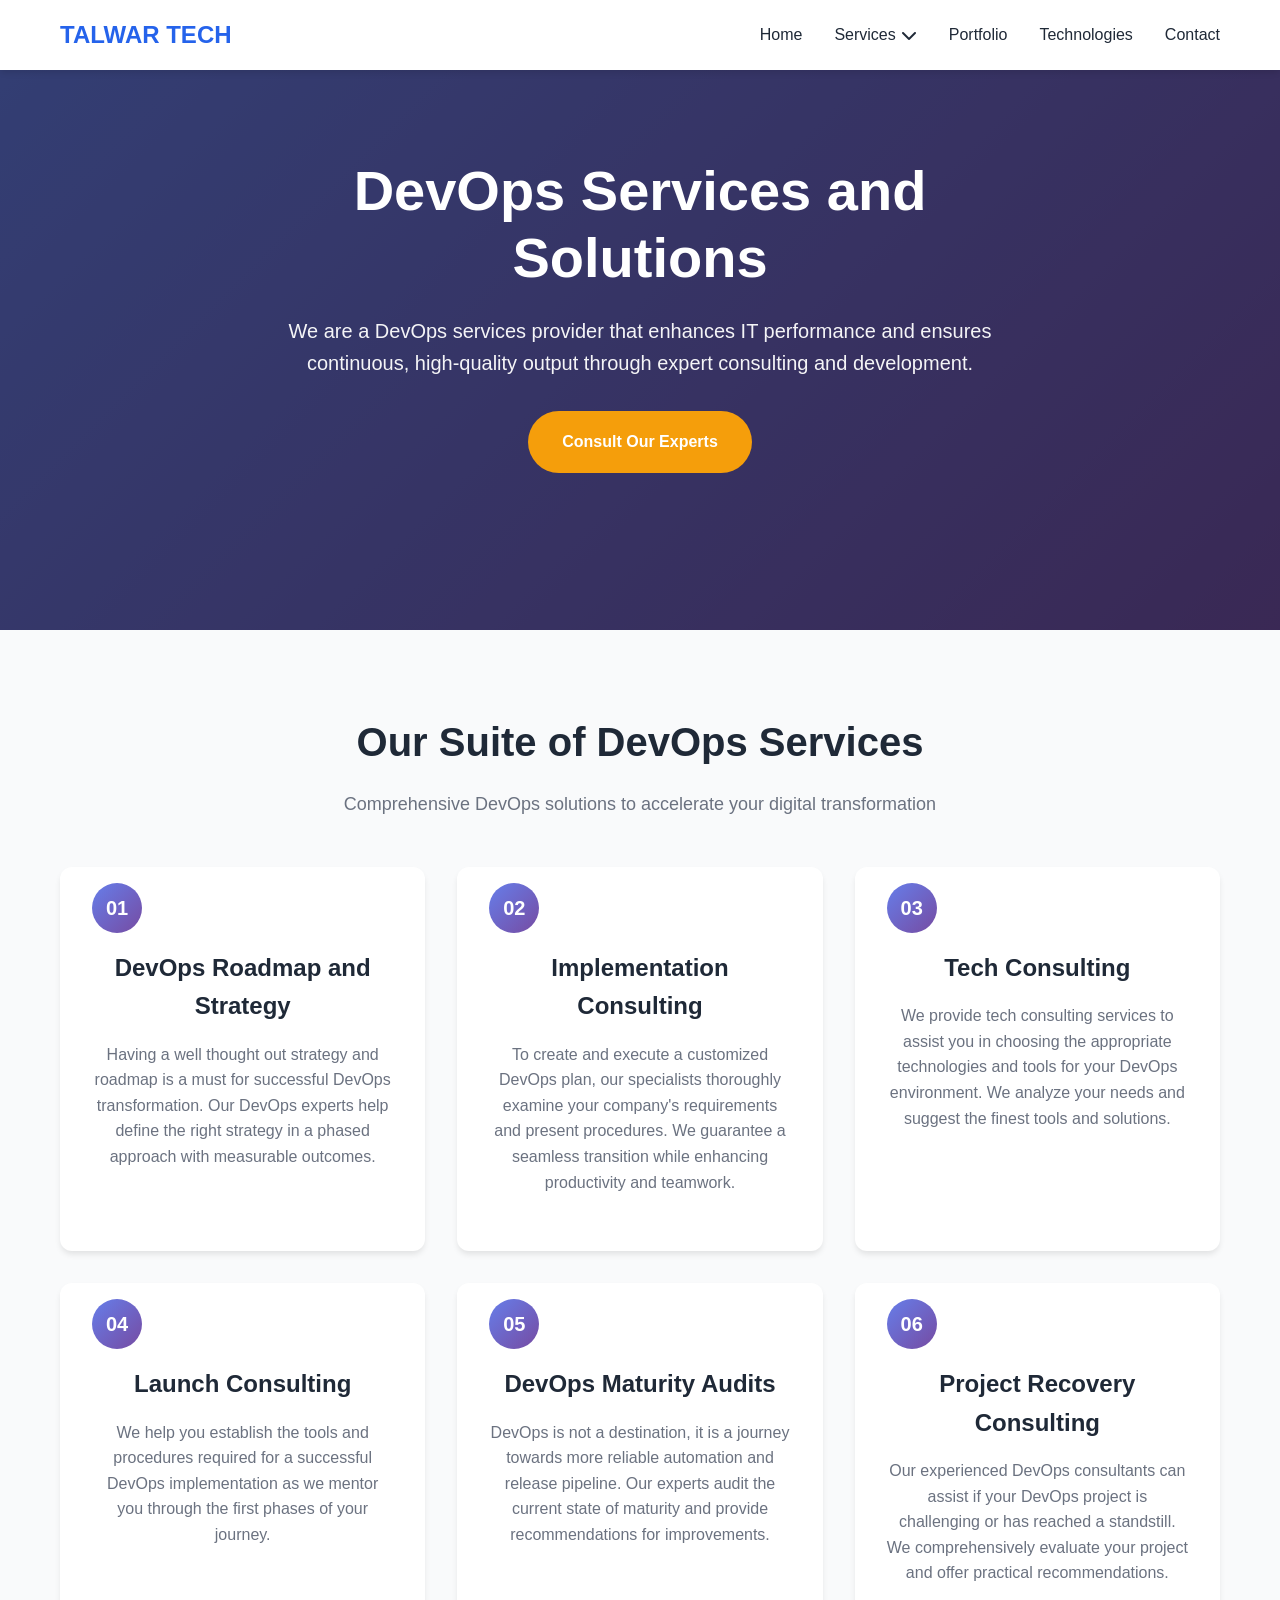
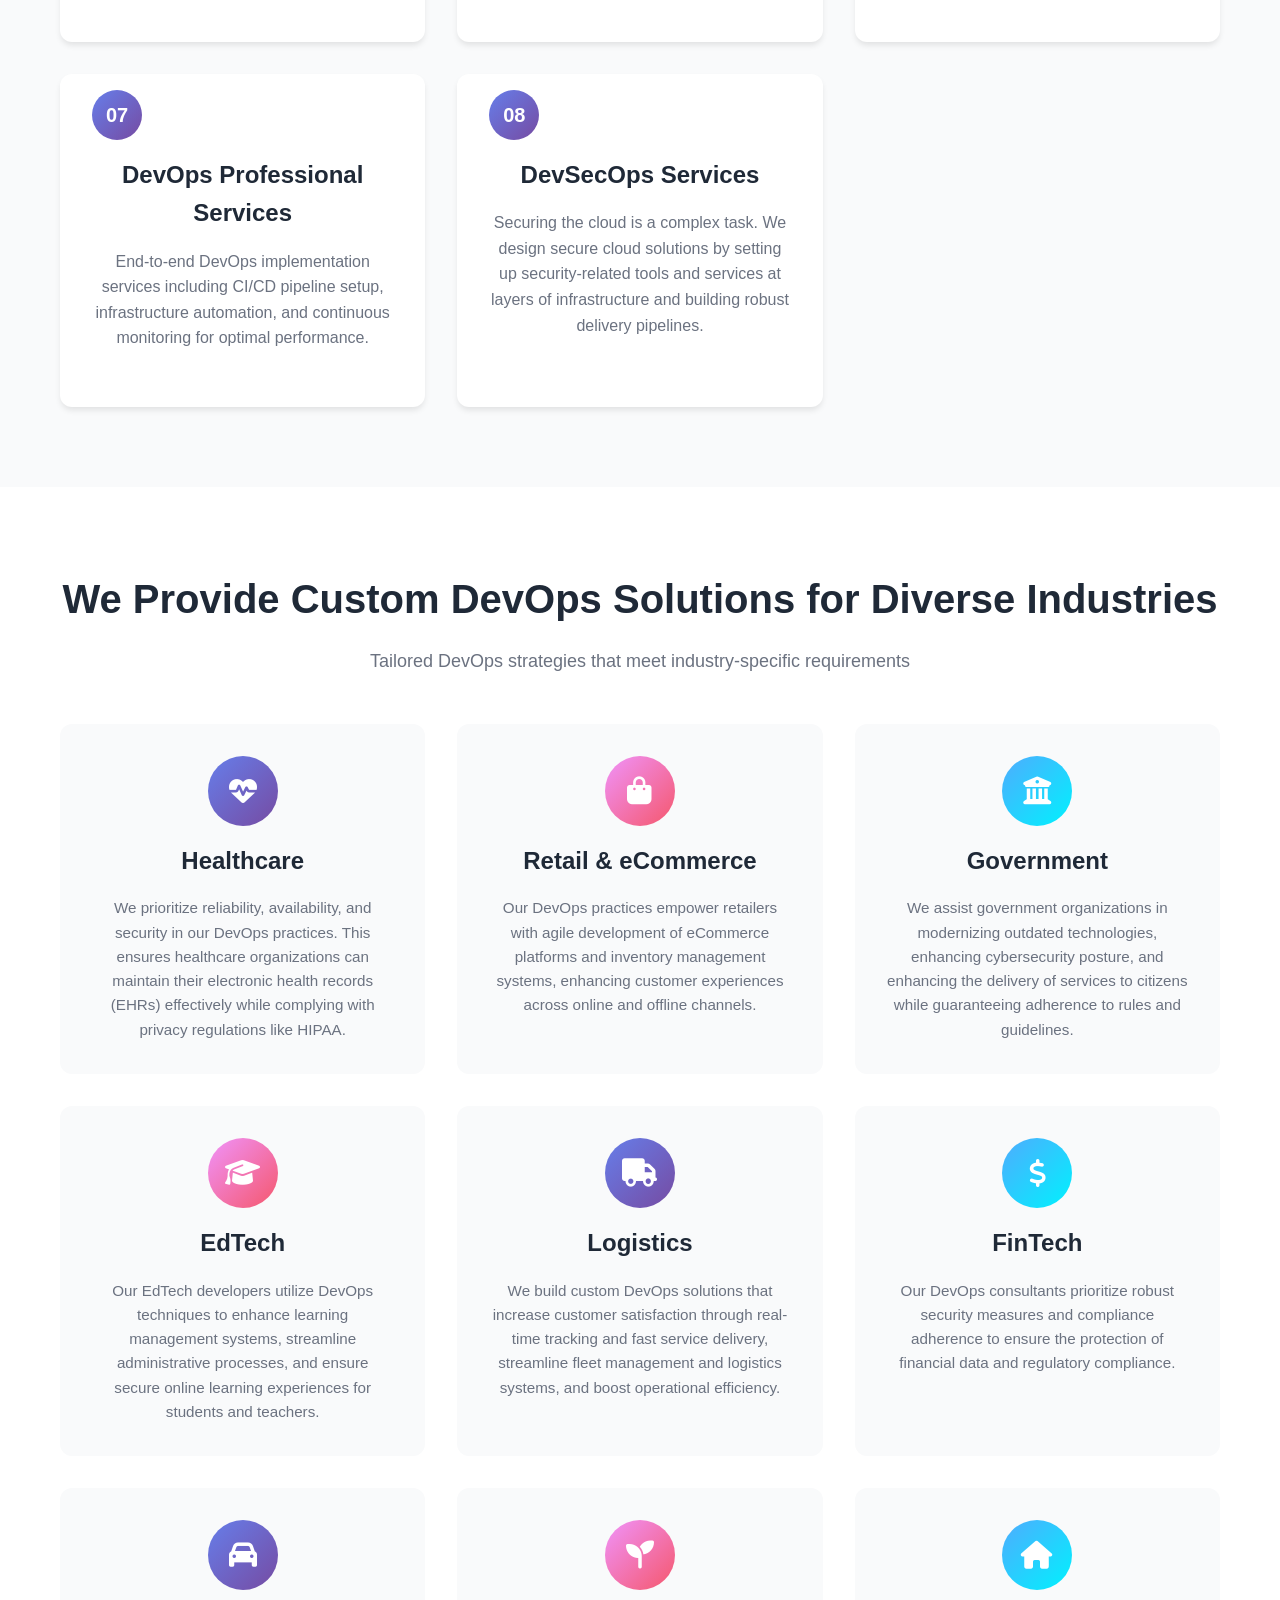
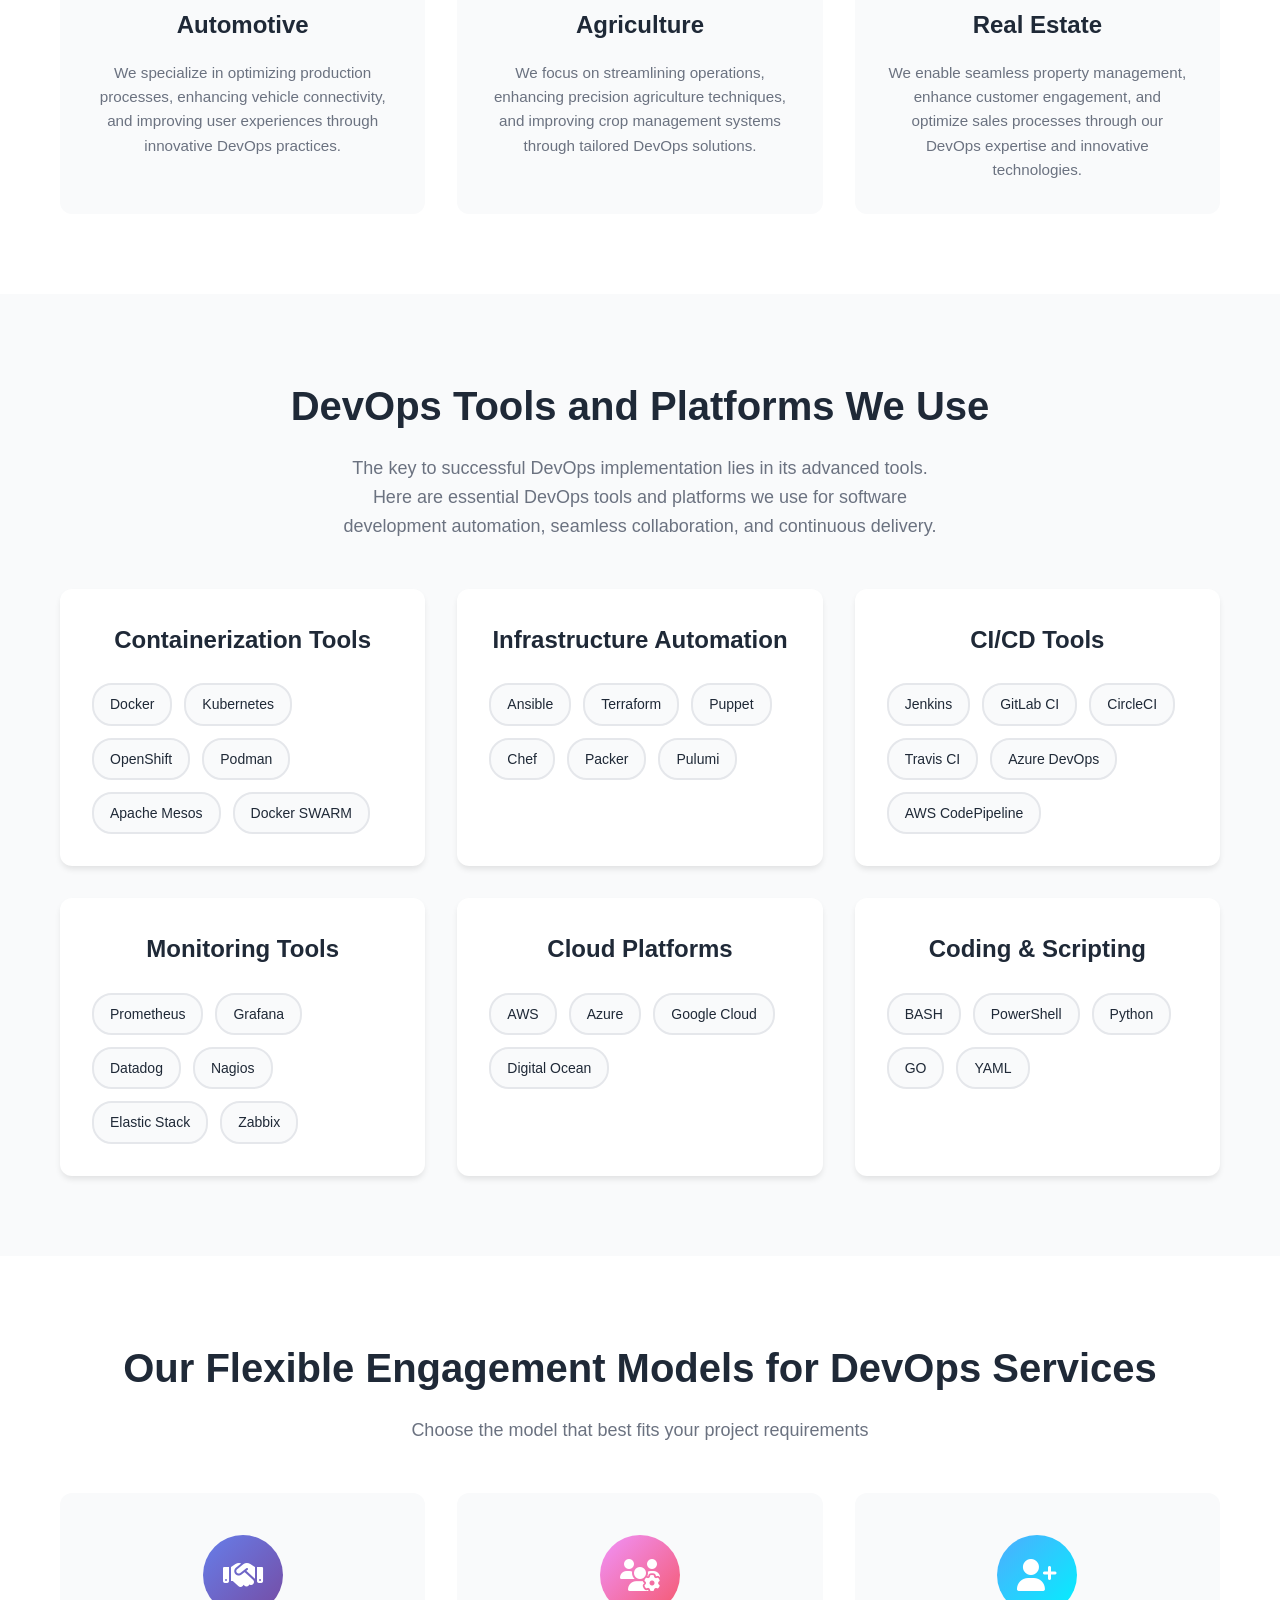
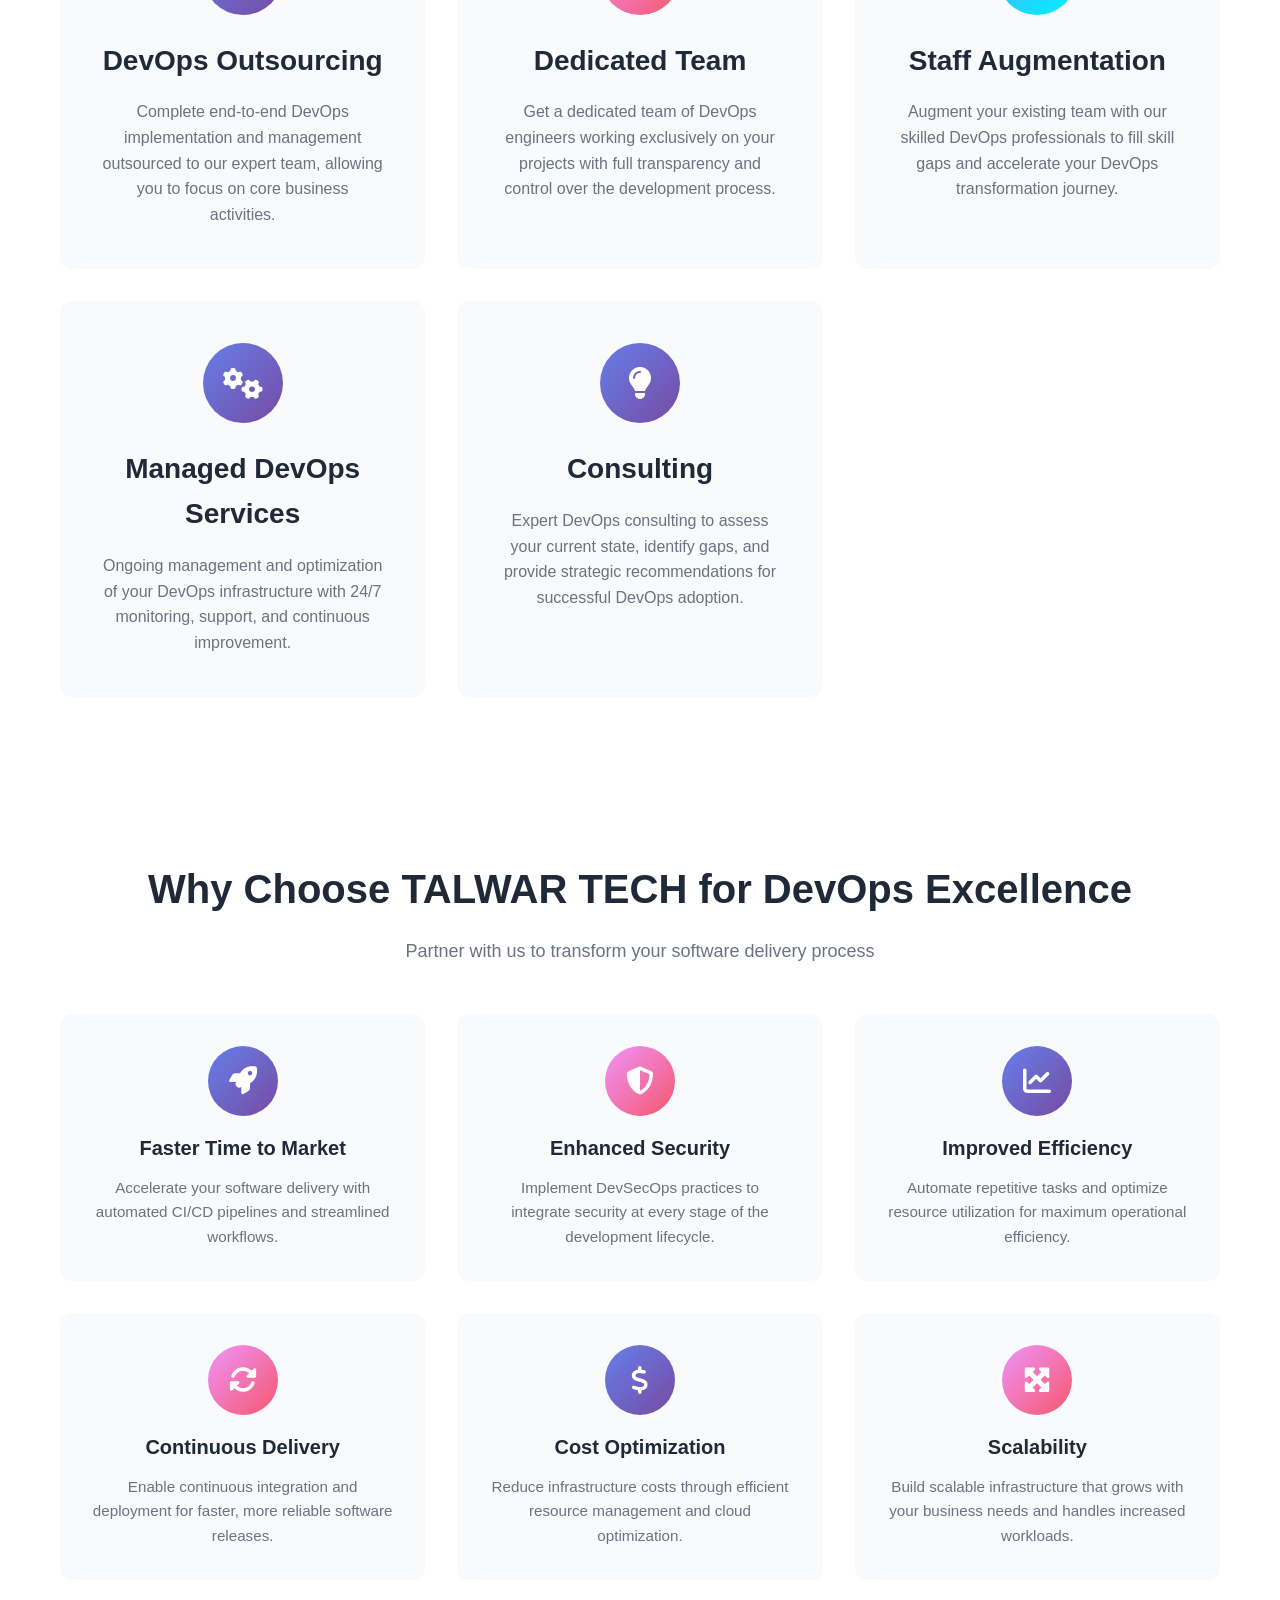
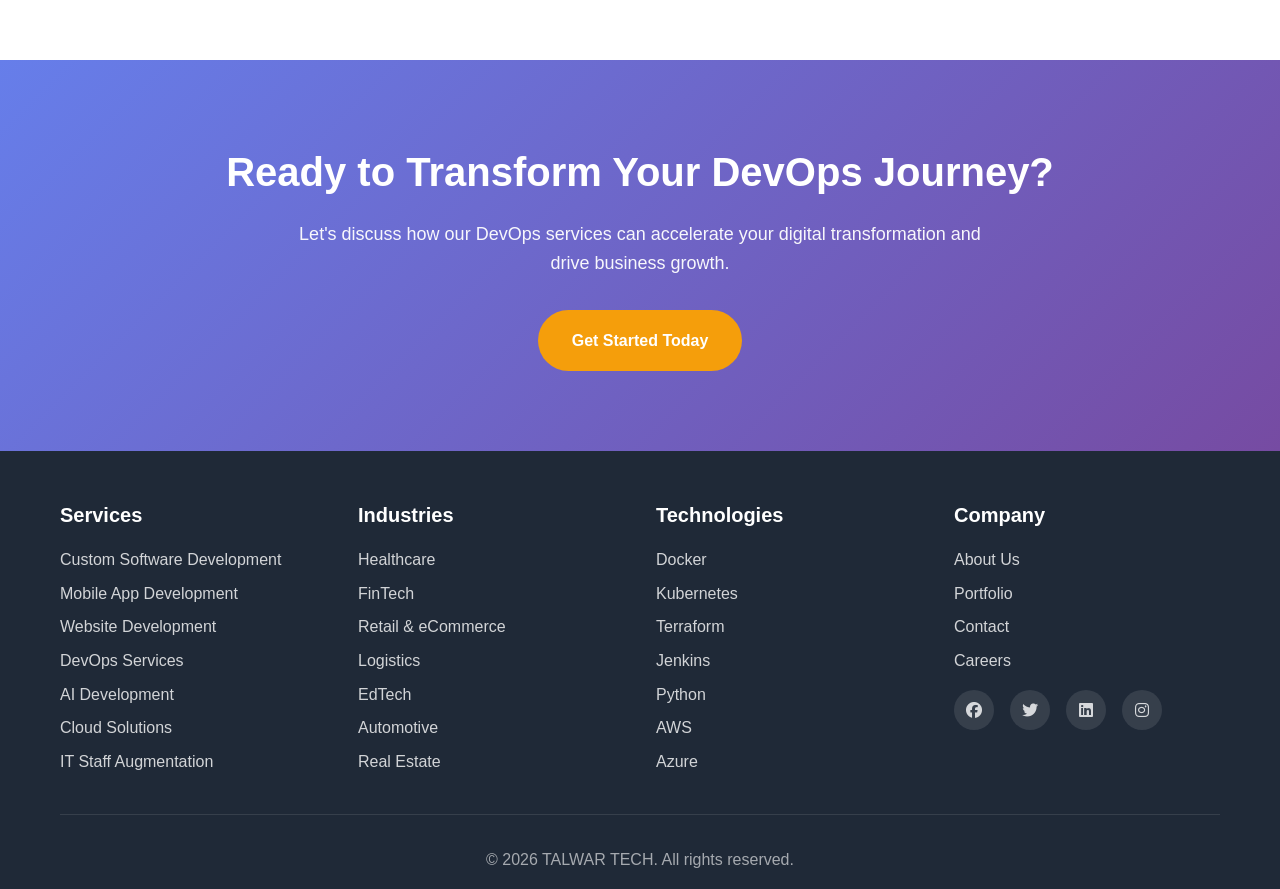
<file: devops-services.html>
<!DOCTYPE html>
<html lang="en">
<head>
    <meta charset="UTF-8">
    <meta name="viewport" content="width=device-width, initial-scale=1.0">
    <title>DevOps Services and Solutions | TALWAR TECH</title>
    <meta name="description" content="We are a DevOps services provider that enhances IT performance & ensures continuous, high-quality output through expert consulting & development.">
    <link rel="icon" type="image/png" sizes="32x32" href="assets/images/favicon-32x32.png">
    <link rel="icon" type="image/png" sizes="16x16" href="assets/images/favicon-16x16.png">
    <link rel="stylesheet" href="styles.css">
    <link rel="stylesheet" href="https://cdnjs.cloudflare.com/ajax/libs/font-awesome/6.4.0/css/all.min.css">
</head>
<body>
    <!-- Navigation -->
    <nav class="navbar">
        <div class="container">
            <div class="nav-wrapper">
                <div class="logo">
                    <span>TALWAR TECH</span>
                </div>
                <button class="mobile-menu-toggle" id="mobileMenuToggle">
                    <i class="fas fa-bars"></i>
                </button>
                <ul class="nav-menu" id="navMenu">
                    <li class="nav-item"><a href="index.html" class="nav-link">Home</a></li>
                    <li class="nav-item dropdown">
                        <a href="index.html#services" class="nav-link">Services <i class="fas fa-chevron-down"></i></a>
                        <ul class="dropdown-menu">
                            <li><a href="index.html#services">Custom Software Development</a></li>
                            <li><a href="index.html#services">Mobile App Development</a></li>
                            <li><a href="index.html#services">Website Development</a></li>
                            <li><a href="devops-services.html">DevOps Services</a></li>
                            <li><a href="ai-development-services.html">AI Development</a></li>
                        </ul>
                    </li>
                    <li class="nav-item"><a href="index.html#portfolio" class="nav-link">Portfolio</a></li>
                    <li class="nav-item"><a href="index.html#technologies" class="nav-link">Technologies</a></li>
                    <li class="nav-item"><a href="index.html#contact" class="nav-link">Contact</a></li>
                </ul>
            </div>
        </div>
    </nav>

    <!-- Hero Section -->
    <section class="hero service-hero">
        <div class="hero-overlay"></div>
        <div class="container">
            <div class="hero-content">
                <h1 class="hero-title">DevOps Services and Solutions</h1>
                <p class="hero-subtitle">We are a DevOps services provider that enhances IT performance and ensures continuous, high-quality output through expert consulting and development.</p>
                <a href="#contact" class="btn btn-primary">Consult Our Experts</a>
            </div>
        </div>
    </section>

    <!-- DevOps Services Section -->
    <section class="services devops-services-section">
        <div class="container">
            <div class="section-header">
                <h2>Our Suite of DevOps Services</h2>
                <p>Comprehensive DevOps solutions to accelerate your digital transformation</p>
            </div>
            <div class="services-grid">
                <div class="service-card">
                    <div class="service-number">01</div>
                    <h3>DevOps Roadmap and Strategy</h3>
                    <p>Having a well thought out strategy and roadmap is a must for successful DevOps transformation. Our DevOps experts help define the right strategy in a phased approach with measurable outcomes.</p>
                </div>
                <div class="service-card">
                    <div class="service-number">02</div>
                    <h3>Implementation Consulting</h3>
                    <p>To create and execute a customized DevOps plan, our specialists thoroughly examine your company's requirements and present procedures. We guarantee a seamless transition while enhancing productivity and teamwork.</p>
                </div>
                <div class="service-card">
                    <div class="service-number">03</div>
                    <h3>Tech Consulting</h3>
                    <p>We provide tech consulting services to assist you in choosing the appropriate technologies and tools for your DevOps environment. We analyze your needs and suggest the finest tools and solutions.</p>
                </div>
                <div class="service-card">
                    <div class="service-number">04</div>
                    <h3>Launch Consulting</h3>
                    <p>We help you establish the tools and procedures required for a successful DevOps implementation as we mentor you through the first phases of your journey.</p>
                </div>
                <div class="service-card">
                    <div class="service-number">05</div>
                    <h3>DevOps Maturity Audits</h3>
                    <p>DevOps is not a destination, it is a journey towards more reliable automation and release pipeline. Our experts audit the current state of maturity and provide recommendations for improvements.</p>
                </div>
                <div class="service-card">
                    <div class="service-number">06</div>
                    <h3>Project Recovery Consulting</h3>
                    <p>Our experienced DevOps consultants can assist if your DevOps project is challenging or has reached a standstill. We comprehensively evaluate your project and offer practical recommendations.</p>
                </div>
                <div class="service-card">
                    <div class="service-number">07</div>
                    <h3>DevOps Professional Services</h3>
                    <p>End-to-end DevOps implementation services including CI/CD pipeline setup, infrastructure automation, and continuous monitoring for optimal performance.</p>
                </div>
                <div class="service-card">
                    <div class="service-number">08</div>
                    <h3>DevSecOps Services</h3>
                    <p>Securing the cloud is a complex task. We design secure cloud solutions by setting up security-related tools and services at layers of infrastructure and building robust delivery pipelines.</p>
                </div>
            </div>
        </div>
    </section>

    <!-- Industries Section -->
    <section class="industries-section">
        <div class="container">
            <div class="section-header">
                <h2>We Provide Custom DevOps Solutions for Diverse Industries</h2>
                <p>Tailored DevOps strategies that meet industry-specific requirements</p>
            </div>
            <div class="industries-grid">
                <div class="industry-card">
                    <div class="industry-icon">
                        <i class="fas fa-heartbeat"></i>
                    </div>
                    <h3>Healthcare</h3>
                    <p>We prioritize reliability, availability, and security in our DevOps practices. This ensures healthcare organizations can maintain their electronic health records (EHRs) effectively while complying with privacy regulations like HIPAA.</p>
                </div>
                <div class="industry-card">
                    <div class="industry-icon">
                        <i class="fas fa-shopping-bag"></i>
                    </div>
                    <h3>Retail & eCommerce</h3>
                    <p>Our DevOps practices empower retailers with agile development of eCommerce platforms and inventory management systems, enhancing customer experiences across online and offline channels.</p>
                </div>
                <div class="industry-card">
                    <div class="industry-icon">
                        <i class="fas fa-university"></i>
                    </div>
                    <h3>Government</h3>
                    <p>We assist government organizations in modernizing outdated technologies, enhancing cybersecurity posture, and enhancing the delivery of services to citizens while guaranteeing adherence to rules and guidelines.</p>
                </div>
                <div class="industry-card">
                    <div class="industry-icon">
                        <i class="fas fa-graduation-cap"></i>
                    </div>
                    <h3>EdTech</h3>
                    <p>Our EdTech developers utilize DevOps techniques to enhance learning management systems, streamline administrative processes, and ensure secure online learning experiences for students and teachers.</p>
                </div>
                <div class="industry-card">
                    <div class="industry-icon">
                        <i class="fas fa-truck"></i>
                    </div>
                    <h3>Logistics</h3>
                    <p>We build custom DevOps solutions that increase customer satisfaction through real-time tracking and fast service delivery, streamline fleet management and logistics systems, and boost operational efficiency.</p>
                </div>
                <div class="industry-card">
                    <div class="industry-icon">
                        <i class="fas fa-dollar-sign"></i>
                    </div>
                    <h3>FinTech</h3>
                    <p>Our DevOps consultants prioritize robust security measures and compliance adherence to ensure the protection of financial data and regulatory compliance.</p>
                </div>
                <div class="industry-card">
                    <div class="industry-icon">
                        <i class="fas fa-car"></i>
                    </div>
                    <h3>Automotive</h3>
                    <p>We specialize in optimizing production processes, enhancing vehicle connectivity, and improving user experiences through innovative DevOps practices.</p>
                </div>
                <div class="industry-card">
                    <div class="industry-icon">
                        <i class="fas fa-seedling"></i>
                    </div>
                    <h3>Agriculture</h3>
                    <p>We focus on streamlining operations, enhancing precision agriculture techniques, and improving crop management systems through tailored DevOps solutions.</p>
                </div>
                <div class="industry-card">
                    <div class="industry-icon">
                        <i class="fas fa-home"></i>
                    </div>
                    <h3>Real Estate</h3>
                    <p>We enable seamless property management, enhance customer engagement, and optimize sales processes through our DevOps expertise and innovative technologies.</p>
                </div>
            </div>
        </div>
    </section>

    <!-- DevOps Tools Section -->
    <section class="devops-tools-section">
        <div class="container">
            <div class="section-header">
                <h2>DevOps Tools and Platforms We Use</h2>
                <p>The key to successful DevOps implementation lies in its advanced tools. Here are essential DevOps tools and platforms we use for software development automation, seamless collaboration, and continuous delivery.</p>
            </div>
            <div class="tools-categories">
                <div class="tool-category">
                    <h3>Containerization Tools</h3>
                    <div class="tools-list">
                        <span class="tool-badge">Docker</span>
                        <span class="tool-badge">Kubernetes</span>
                        <span class="tool-badge">OpenShift</span>
                        <span class="tool-badge">Podman</span>
                        <span class="tool-badge">Apache Mesos</span>
                        <span class="tool-badge">Docker SWARM</span>
                    </div>
                </div>
                <div class="tool-category">
                    <h3>Infrastructure Automation</h3>
                    <div class="tools-list">
                        <span class="tool-badge">Ansible</span>
                        <span class="tool-badge">Terraform</span>
                        <span class="tool-badge">Puppet</span>
                        <span class="tool-badge">Chef</span>
                        <span class="tool-badge">Packer</span>
                        <span class="tool-badge">Pulumi</span>
                    </div>
                </div>
                <div class="tool-category">
                    <h3>CI/CD Tools</h3>
                    <div class="tools-list">
                        <span class="tool-badge">Jenkins</span>
                        <span class="tool-badge">GitLab CI</span>
                        <span class="tool-badge">CircleCI</span>
                        <span class="tool-badge">Travis CI</span>
                        <span class="tool-badge">Azure DevOps</span>
                        <span class="tool-badge">AWS CodePipeline</span>
                    </div>
                </div>
                <div class="tool-category">
                    <h3>Monitoring Tools</h3>
                    <div class="tools-list">
                        <span class="tool-badge">Prometheus</span>
                        <span class="tool-badge">Grafana</span>
                        <span class="tool-badge">Datadog</span>
                        <span class="tool-badge">Nagios</span>
                        <span class="tool-badge">Elastic Stack</span>
                        <span class="tool-badge">Zabbix</span>
                    </div>
                </div>
                <div class="tool-category">
                    <h3>Cloud Platforms</h3>
                    <div class="tools-list">
                        <span class="tool-badge">AWS</span>
                        <span class="tool-badge">Azure</span>
                        <span class="tool-badge">Google Cloud</span>
                        <span class="tool-badge">Digital Ocean</span>
                    </div>
                </div>
                <div class="tool-category">
                    <h3>Coding & Scripting</h3>
                    <div class="tools-list">
                        <span class="tool-badge">BASH</span>
                        <span class="tool-badge">PowerShell</span>
                        <span class="tool-badge">Python</span>
                        <span class="tool-badge">GO</span>
                        <span class="tool-badge">YAML</span>
                    </div>
                </div>
            </div>
        </div>
    </section>

    <!-- Engagement Models Section -->
    <section class="pricing-models">
        <div class="container">
            <div class="section-header">
                <h2>Our Flexible Engagement Models for DevOps Services</h2>
                <p>Choose the model that best fits your project requirements</p>
            </div>
            <div class="pricing-grid">
                <div class="pricing-card">
                    <div class="pricing-icon">
                        <i class="fas fa-handshake"></i>
                    </div>
                    <h3>DevOps Outsourcing</h3>
                    <p>Complete end-to-end DevOps implementation and management outsourced to our expert team, allowing you to focus on core business activities.</p>
                </div>
                <div class="pricing-card">
                    <div class="pricing-icon">
                        <i class="fas fa-users-cog"></i>
                    </div>
                    <h3>Dedicated Team</h3>
                    <p>Get a dedicated team of DevOps engineers working exclusively on your projects with full transparency and control over the development process.</p>
                </div>
                <div class="pricing-card">
                    <div class="pricing-icon">
                        <i class="fas fa-user-plus"></i>
                    </div>
                    <h3>Staff Augmentation</h3>
                    <p>Augment your existing team with our skilled DevOps professionals to fill skill gaps and accelerate your DevOps transformation journey.</p>
                </div>
                <div class="pricing-card">
                    <div class="pricing-icon">
                        <i class="fas fa-cogs"></i>
                    </div>
                    <h3>Managed DevOps Services</h3>
                    <p>Ongoing management and optimization of your DevOps infrastructure with 24/7 monitoring, support, and continuous improvement.</p>
                </div>
                <div class="pricing-card">
                    <div class="pricing-icon">
                        <i class="fas fa-lightbulb"></i>
                    </div>
                    <h3>Consulting</h3>
                    <p>Expert DevOps consulting to assess your current state, identify gaps, and provide strategic recommendations for successful DevOps adoption.</p>
                </div>
            </div>
        </div>
    </section>

    <!-- Benefits Section -->
    <section class="benefits-section">
        <div class="container">
            <div class="section-header">
                <h2>Why Choose TALWAR TECH for DevOps Excellence</h2>
                <p>Partner with us to transform your software delivery process</p>
            </div>
            <div class="benefits-grid">
                <div class="benefit-card">
                    <div class="benefit-icon">
                        <i class="fas fa-rocket"></i>
                    </div>
                    <h3>Faster Time to Market</h3>
                    <p>Accelerate your software delivery with automated CI/CD pipelines and streamlined workflows.</p>
                </div>
                <div class="benefit-card">
                    <div class="benefit-icon">
                        <i class="fas fa-shield-alt"></i>
                    </div>
                    <h3>Enhanced Security</h3>
                    <p>Implement DevSecOps practices to integrate security at every stage of the development lifecycle.</p>
                </div>
                <div class="benefit-card">
                    <div class="benefit-icon">
                        <i class="fas fa-chart-line"></i>
                    </div>
                    <h3>Improved Efficiency</h3>
                    <p>Automate repetitive tasks and optimize resource utilization for maximum operational efficiency.</p>
                </div>
                <div class="benefit-card">
                    <div class="benefit-icon">
                        <i class="fas fa-sync-alt"></i>
                    </div>
                    <h3>Continuous Delivery</h3>
                    <p>Enable continuous integration and deployment for faster, more reliable software releases.</p>
                </div>
                <div class="benefit-card">
                    <div class="benefit-icon">
                        <i class="fas fa-dollar-sign"></i>
                    </div>
                    <h3>Cost Optimization</h3>
                    <p>Reduce infrastructure costs through efficient resource management and cloud optimization.</p>
                </div>
                <div class="benefit-card">
                    <div class="benefit-icon">
                        <i class="fas fa-expand-arrows-alt"></i>
                    </div>
                    <h3>Scalability</h3>
                    <p>Build scalable infrastructure that grows with your business needs and handles increased workloads.</p>
                </div>
            </div>
        </div>
    </section>

    <!-- CTA Section -->
    <section class="cta-section">
        <div class="container">
            <div class="cta-content">
                <h2>Ready to Transform Your DevOps Journey?</h2>
                <p>Let's discuss how our DevOps services can accelerate your digital transformation and drive business growth.</p>
                <a href="index.html#contact" class="btn btn-primary">Get Started Today</a>
            </div>
        </div>
    </section>

    <!-- Footer -->
    <footer class="footer">
        <div class="container">
            <div class="footer-grid">
                <div class="footer-column">
                    <h3>Services</h3>
                    <ul>
                        <li><a href="index.html#services">Custom Software Development</a></li>
                        <li><a href="index.html#services">Mobile App Development</a></li>
                        <li><a href="index.html#services">Website Development</a></li>
                        <li><a href="devops-services.html">DevOps Services</a></li>
                        <li><a href="ai-development-services.html">AI Development</a></li>
                        <li><a href="index.html#services">Cloud Solutions</a></li>
                        <li><a href="index.html#services">IT Staff Augmentation</a></li>
                    </ul>
                </div>
                <div class="footer-column">
                    <h3>Industries</h3>
                    <ul>
                        <li><a href="#industries">Healthcare</a></li>
                        <li><a href="#industries">FinTech</a></li>
                        <li><a href="#industries">Retail & eCommerce</a></li>
                        <li><a href="#industries">Logistics</a></li>
                        <li><a href="#industries">EdTech</a></li>
                        <li><a href="#industries">Automotive</a></li>
                        <li><a href="#industries">Real Estate</a></li>
                    </ul>
                </div>
                <div class="footer-column">
                    <h3>Technologies</h3>
                    <ul>
                        <li><a href="index.html#technologies">Docker</a></li>
                        <li><a href="index.html#technologies">Kubernetes</a></li>
                        <li><a href="index.html#technologies">Terraform</a></li>
                        <li><a href="index.html#technologies">Jenkins</a></li>
                        <li><a href="index.html#technologies">Python</a></li>
                        <li><a href="index.html#technologies">AWS</a></li>
                        <li><a href="index.html#technologies">Azure</a></li>
                    </ul>
                </div>
                <div class="footer-column">
                    <h3>Company</h3>
                    <ul>
                        <li><a href="index.html#home">About Us</a></li>
                        <li><a href="index.html#portfolio">Portfolio</a></li>
                        <li><a href="index.html#contact">Contact</a></li>
                        <li><a href="index.html#services">Careers</a></li>
                    </ul>
                    <div class="social-links">
                        <a href="#"><i class="fab fa-facebook"></i></a>
                        <a href="#"><i class="fab fa-twitter"></i></a>
                        <a href="#"><i class="fab fa-linkedin"></i></a>
                        <a href="#"><i class="fab fa-instagram"></i></a>
                    </div>
                </div>
            </div>
            <div class="footer-bottom">
                <p>&copy; 2025 TALWAR TECH. All rights reserved.</p>
            </div>
        </div>
    </footer>

    <script src="script.js"></script>
</body>
</html>
</file>
<file: styles.css>
/* Reset and Base Styles */
* {
    margin: 0;
    padding: 0;
    box-sizing: border-box;
}

:root {
    --primary-color: #2563eb;
    --secondary-color: #7c3aed;
    --accent-color: #f59e0b;
    --text-dark: #1f2937;
    --text-light: #6b7280;
    --bg-light: #f9fafb;
    --bg-white: #ffffff;
    --border-color: #e5e7eb;
    --gradient-1: linear-gradient(135deg, #667eea 0%, #764ba2 100%);
    --gradient-2: linear-gradient(135deg, #f093fb 0%, #f5576c 100%);
    --gradient-3: linear-gradient(135deg, #4facfe 0%, #00f2fe 100%);
    --shadow-sm: 0 1px 2px 0 rgba(0, 0, 0, 0.05);
    --shadow-md: 0 4px 6px -1px rgba(0, 0, 0, 0.1);
    --shadow-lg: 0 10px 15px -3px rgba(0, 0, 0, 0.1);
    --shadow-xl: 0 20px 25px -5px rgba(0, 0, 0, 0.1);
}

html {
    scroll-behavior: smooth;
}

body {
    font-family: 'Segoe UI', Tahoma, Geneva, Verdana, sans-serif;
    line-height: 1.6;
    color: var(--text-dark);
    background-color: var(--bg-white);
}

.container {
    max-width: 1200px;
    margin: 0 auto;
    padding: 0 20px;
}

/* Navigation */
.navbar {
    position: fixed;
    top: 0;
    left: 0;
    right: 0;
    background: var(--bg-white);
    box-shadow: var(--shadow-md);
    z-index: 1000;
    transition: all 0.3s ease;
}

.nav-wrapper {
    display: flex;
    justify-content: space-between;
    align-items: center;
    padding: 1rem 0;
}

.logo {
    display: flex;
    align-items: center;
    gap: 10px;
    font-size: 1.5rem;
    font-weight: bold;
    color: var(--primary-color);
}

.logo img {
    width: 40px;
    height: 40px;
    object-fit: contain;
}

.mobile-menu-toggle {
    display: none;
    background: none;
    border: none;
    font-size: 1.5rem;
    color: var(--text-dark);
    cursor: pointer;
}

.nav-menu {
    display: flex;
    list-style: none;
    gap: 2rem;
    align-items: center;
}

.nav-link {
    text-decoration: none;
    color: var(--text-dark);
    font-weight: 500;
    transition: color 0.3s ease;
    display: flex;
    align-items: center;
    gap: 5px;
}

.nav-link:hover {
    color: var(--primary-color);
}

.dropdown {
    position: relative;
}

.dropdown-menu {
    position: absolute;
    top: 100%;
    left: 0;
    background: var(--bg-white);
    box-shadow: var(--shadow-lg);
    border-radius: 8px;
    padding: 1rem 0;
    min-width: 250px;
    opacity: 0;
    visibility: hidden;
    transform: translateY(-10px);
    transition: all 0.3s ease;
    list-style: none;
}

.dropdown:hover .dropdown-menu {
    opacity: 1;
    visibility: visible;
    transform: translateY(0);
}

.dropdown-menu li {
    padding: 0;
}

.dropdown-menu a {
    display: block;
    padding: 0.75rem 1.5rem;
    color: var(--text-dark);
    text-decoration: none;
    transition: all 0.3s ease;
}

.dropdown-menu a:hover {
    background: var(--bg-light);
    color: var(--primary-color);
}

/* Hero Section */
.hero {
    position: relative;
    min-height: 100vh;
    display: flex;
    align-items: center;
    justify-content: center;
    background: var(--gradient-1);
    background-size: cover;
    background-position: center;
    background-attachment: fixed;
    color: white;
    text-align: center;
    padding-top: 80px;
}

.hero-overlay {
    position: absolute;
    top: 0;
    left: 0;
    right: 0;
    bottom: 0;
    background: rgba(0, 0, 0, 0.5);
}

.hero-content {
    position: relative;
    z-index: 1;
    max-width: 800px;
    animation: fadeInUp 1s ease;
}

.hero-title {
    font-size: 3.5rem;
    font-weight: 700;
    margin-bottom: 1.5rem;
    line-height: 1.2;
}

.hero-subtitle {
    font-size: 1.25rem;
    margin-bottom: 2rem;
    opacity: 0.95;
}

.scroll-indicator {
    position: absolute;
    bottom: 30px;
    left: 50%;
    transform: translateX(-50%);
    animation: bounce 2s infinite;
}

.scroll-indicator i {
    font-size: 2rem;
    color: white;
}

/* Hero Buttons */
.hero-buttons {
    display: flex;
    gap: 1.5rem;
    flex-wrap: wrap;
    justify-content: center;
}

.hero-prototype-btn {
    background: white !important;
    color: var(--primary-color) !important;
    border: 2px solid white;
    display: inline-flex;
    align-items: center;
    gap: 0.5rem;
    animation: glow 2s ease-in-out infinite;
}

.hero-prototype-btn:hover {
    background: var(--accent-color) !important;
    color: white !important;
    border-color: var(--accent-color);
    transform: translateY(-2px);
}

.hero-prototype-btn i {
    font-size: 1.2rem;
    animation: bounce 1s ease-in-out infinite;
}

@keyframes glow {
    0%, 100% {
        box-shadow: 0 0 20px rgba(255, 255, 255, 0.5);
    }
    50% {
        box-shadow: 0 0 30px rgba(255, 255, 255, 0.8), 0 0 40px rgba(245, 158, 11, 0.6);
    }
}

/* Buttons */
.btn {
    display: inline-block;
    padding: 1rem 2rem;
    border-radius: 50px;
    text-decoration: none;
    font-weight: 600;
    transition: all 0.3s ease;
    border: 2px solid transparent;
    cursor: pointer;
}

.btn-primary {
    background: var(--accent-color);
    color: white;
}

.btn-primary:hover {
    background: #ea580c;
    transform: translateY(-2px);
    box-shadow: var(--shadow-lg);
}

.btn-secondary {
    background: var(--primary-color);
    color: white;
}

.btn-secondary:hover {
    background: #1d4ed8;
    transform: translateY(-2px);
    box-shadow: var(--shadow-lg);
}

.btn-outline {
    background: transparent;
    color: var(--primary-color);
    border-color: var(--primary-color);
}

.btn-outline:hover {
    background: var(--primary-color);
    color: white;
}

/* Section Styles */
section {
    padding: 5rem 0;
}

.section-header {
    text-align: center;
    margin-bottom: 3rem;
}

.section-header h2 {
    font-size: 2.5rem;
    font-weight: 700;
    margin-bottom: 1rem;
    color: var(--text-dark);
}

.section-header p {
    font-size: 1.125rem;
    color: var(--text-light);
    max-width: 600px;
    margin: 0 auto;
}

/* Services Section */
.services {
    background: var(--bg-light);
}

.services-grid {
    display: grid;
    grid-template-columns: repeat(auto-fit, minmax(300px, 1fr));
    gap: 2rem;
}

.service-card {
    background: var(--bg-white);
    padding: 2rem;
    border-radius: 12px;
    box-shadow: var(--shadow-md);
    transition: all 0.3s ease;
    text-align: center;
}

.service-card:hover {
    transform: translateY(-10px);
    box-shadow: var(--shadow-xl);
}

.service-icon {
    width: 80px;
    height: 80px;
    margin: 0 auto 1.5rem;
    background: var(--gradient-1);
    border-radius: 50%;
    display: flex;
    align-items: center;
    justify-content: center;
    color: white;
    font-size: 2rem;
}

.service-card:nth-child(even) .service-icon {
    background: var(--gradient-2);
}

.service-card:nth-child(3n) .service-icon {
    background: var(--gradient-3);
}

.service-card h3 {
    font-size: 1.5rem;
    margin-bottom: 1rem;
    color: var(--text-dark);
}

.service-card p {
    color: var(--text-light);
    margin-bottom: 1.5rem;
}

.service-link {
    color: var(--primary-color);
    text-decoration: none;
    font-weight: 600;
    display: inline-flex;
    align-items: center;
    gap: 5px;
    transition: gap 0.3s ease;
}

.service-link:hover {
    gap: 10px;
}

/* Global Presence Section */
.global-presence {
    background: var(--gradient-1);
    color: white;
    text-align: center;
}

.presence-content h2 {
    font-size: 2.5rem;
    margin-bottom: 1.5rem;
}

.presence-content p {
    font-size: 1.125rem;
    max-width: 800px;
    margin: 0 auto 2rem;
    opacity: 0.95;
}

/* Portfolio Section */
.portfolio {
    background: var(--bg-white);
}

.portfolio-tabs {
    display: flex;
    justify-content: center;
    gap: 1rem;
    margin-bottom: 3rem;
}

.tab-btn {
    padding: 0.75rem 2rem;
    background: transparent;
    border: 2px solid var(--border-color);
    border-radius: 50px;
    font-size: 1rem;
    font-weight: 600;
    color: var(--text-dark);
    cursor: pointer;
    transition: all 0.3s ease;
}

.tab-btn.active,
.tab-btn:hover {
    background: var(--primary-color);
    color: white;
    border-color: var(--primary-color);
}

.tab-content {
    display: none;
}

.tab-content.active {
    display: block;
    animation: fadeIn 0.5s ease;
}

.portfolio-grid {
    display: grid;
    grid-template-columns: repeat(auto-fit, minmax(350px, 1fr));
    gap: 2rem;
}

.portfolio-card {
    background: var(--bg-white);
    border-radius: 12px;
    overflow: hidden;
    box-shadow: var(--shadow-md);
    transition: all 0.3s ease;
}

.portfolio-card:hover {
    transform: translateY(-10px);
    box-shadow: var(--shadow-xl);
}

.portfolio-image {
    width: 100%;
    height: 250px;
    background: var(--bg-light);
    display: flex;
    align-items: center;
    justify-content: center;
    overflow: hidden;
}

.portfolio-image img {
    width: 100%;
    height: 100%;
    object-fit: cover;
}

.portfolio-info {
    padding: 1.5rem;
}

.portfolio-info h3 {
    font-size: 1.5rem;
    margin-bottom: 0.5rem;
    color: var(--text-dark);
}

.portfolio-info p {
    color: var(--text-light);
    margin-bottom: 1rem;
}

.portfolio-link {
    color: var(--primary-color);
    text-decoration: none;
    font-weight: 600;
    display: inline-flex;
    align-items: center;
    gap: 5px;
}

/* Technologies Section */
.technologies {
    background: var(--bg-light);
}

.tech-categories {
    display: grid;
    grid-template-columns: repeat(auto-fit, minmax(300px, 1fr));
    gap: 2rem;
}

.tech-category {
    background: var(--bg-white);
    padding: 2rem;
    border-radius: 12px;
    box-shadow: var(--shadow-md);
}

.tech-category h3 {
    font-size: 1.5rem;
    margin-bottom: 1.5rem;
    color: var(--text-dark);
    text-align: center;
}

.tech-items {
    display: grid;
    grid-template-columns: repeat(auto-fill, minmax(100px, 1fr));
    gap: 1rem;
}

.tech-item {
    display: flex;
    flex-direction: column;
    align-items: center;
    gap: 0.5rem;
    padding: 1rem;
    background: var(--bg-light);
    border-radius: 8px;
    transition: all 0.3s ease;
}

.tech-item:hover {
    background: var(--primary-color);
    color: white;
    transform: translateY(-5px);
}

.tech-item i {
    font-size: 2rem;
}

.tech-item span {
    font-size: 0.875rem;
    font-weight: 500;
    text-align: center;
}

/* Pricing Models Section */
.pricing-models {
    background: var(--bg-white);
}

.pricing-grid {
    display: grid;
    grid-template-columns: repeat(auto-fit, minmax(300px, 1fr));
    gap: 2rem;
}

.pricing-card {
    background: var(--bg-light);
    padding: 2.5rem;
    border-radius: 12px;
    text-align: center;
    transition: all 0.3s ease;
    border: 2px solid transparent;
}

.pricing-card:hover {
    border-color: var(--primary-color);
    transform: translateY(-10px);
    box-shadow: var(--shadow-xl);
}

.pricing-icon {
    width: 80px;
    height: 80px;
    margin: 0 auto 1.5rem;
    background: var(--gradient-1);
    border-radius: 50%;
    display: flex;
    align-items: center;
    justify-content: center;
    color: white;
    font-size: 2rem;
}

.pricing-card:nth-child(2) .pricing-icon {
    background: var(--gradient-2);
}

.pricing-card:nth-child(3) .pricing-icon {
    background: var(--gradient-3);
}

.pricing-card h3 {
    font-size: 1.75rem;
    margin-bottom: 1rem;
    color: var(--text-dark);
}

.pricing-card p {
    color: var(--text-light);
}

/* Contact Section */
.contact {
    background: var(--bg-light);
}

.contact-grid {
    display: grid;
    grid-template-columns: repeat(auto-fit, minmax(250px, 1fr));
    gap: 2rem;
}

.contact-card {
    background: var(--bg-white);
    padding: 2rem;
    border-radius: 12px;
    box-shadow: var(--shadow-md);
    text-align: center;
    transition: all 0.3s ease;
}

.contact-card:hover {
    transform: translateY(-10px);
    box-shadow: var(--shadow-xl);
}

.contact-icon {
    width: 70px;
    height: 70px;
    margin: 0 auto 1rem;
    background: var(--gradient-1);
    border-radius: 50%;
    display: flex;
    align-items: center;
    justify-content: center;
    color: white;
    font-size: 1.75rem;
}

.contact-card:nth-child(even) .contact-icon {
    background: var(--gradient-2);
}

.contact-card h3 {
    font-size: 1.25rem;
    margin-bottom: 0.5rem;
    color: var(--text-dark);
}

.contact-card p {
    color: var(--text-light);
    margin-bottom: 1.5rem;
    font-weight: 600;
}

/* Footer */
.footer {
    background: var(--text-dark);
    color: white;
    padding: 3rem 0 1rem;
}

.footer-grid {
    display: grid;
    grid-template-columns: repeat(auto-fit, minmax(200px, 1fr));
    gap: 2rem;
    margin-bottom: 2rem;
}

.footer-column h3 {
    font-size: 1.25rem;
    margin-bottom: 1rem;
}

.footer-column ul {
    list-style: none;
}

.footer-column ul li {
    margin-bottom: 0.5rem;
}

.footer-column a {
    color: rgba(255, 255, 255, 0.8);
    text-decoration: none;
    transition: color 0.3s ease;
}

.footer-column a:hover {
    color: white;
}

.social-links {
    display: flex;
    gap: 1rem;
    margin-top: 1rem;
}

.social-links a {
    width: 40px;
    height: 40px;
    background: rgba(255, 255, 255, 0.1);
    border-radius: 50%;
    display: flex;
    align-items: center;
    justify-content: center;
    transition: all 0.3s ease;
}

.social-links a:hover {
    background: var(--primary-color);
    transform: translateY(-3px);
}

.footer-bottom {
    text-align: center;
    padding-top: 2rem;
    border-top: 1px solid rgba(255, 255, 255, 0.1);
    color: rgba(255, 255, 255, 0.6);
}

/* Animations */
@keyframes fadeInUp {
    from {
        opacity: 0;
        transform: translateY(30px);
    }
    to {
        opacity: 1;
        transform: translateY(0);
    }
}

@keyframes fadeIn {
    from {
        opacity: 0;
    }
    to {
        opacity: 1;
    }
}

@keyframes bounce {
    0%, 20%, 50%, 80%, 100% {
        transform: translateX(-50%) translateY(0);
    }
    40% {
        transform: translateX(-50%) translateY(-10px);
    }
    60% {
        transform: translateX(-50%) translateY(-5px);
    }
}

/* Responsive Design */
@media (max-width: 768px) {
    .mobile-menu-toggle {
        display: block;
    }

    .nav-menu {
        position: fixed;
        top: 70px;
        left: -100%;
        flex-direction: column;
        background: var(--bg-white);
        width: 100%;
        padding: 2rem;
        box-shadow: var(--shadow-lg);
        transition: left 0.3s ease;
        align-items: flex-start;
    }

    .nav-menu.active {
        left: 0;
    }

    .dropdown-menu {
        position: static;
        opacity: 1;
        visibility: visible;
        transform: none;
        box-shadow: none;
        padding-left: 1rem;
    }

    .hero-title {
        font-size: 2.5rem;
    }

    .hero-subtitle {
        font-size: 1rem;
    }

    .section-header h2 {
        font-size: 2rem;
    }

    .services-grid,
    .portfolio-grid,
    .tech-categories,
    .pricing-grid,
    .contact-grid {
        grid-template-columns: 1fr;
    }

    .footer-grid {
        grid-template-columns: 1fr;
        text-align: center;
    }

    .social-links {
        justify-content: center;
    }
}

@media (max-width: 480px) {
    .hero-title {
        font-size: 2rem;
    }

    .btn {
        padding: 0.75rem 1.5rem;
        font-size: 0.875rem;
    }
}

/* Statistics Section */
.statistics-section {
    background: linear-gradient(135deg, #1e3a8a 0%, #3b82f6 100%);
    padding: 5rem 0;
    position: relative;
    overflow: hidden;
}

.statistics-section::before {
    content: '';
    position: absolute;
    top: 0;
    left: 0;
    right: 0;
    bottom: 0;
    background: url('data:image/svg+xml,<svg width="60" height="60" xmlns="http://www.w3.org/2000/svg"><circle cx="30" cy="30" r="1.5" fill="rgba(255,255,255,0.1)"/></svg>');
    opacity: 0.4;
}

.stats-grid {
    display: grid;
    grid-template-columns: repeat(auto-fit, minmax(250px, 1fr));
    gap: 2rem;
    position: relative;
    z-index: 1;
}

.stat-card {
    background: rgba(255, 255, 255, 0.1);
    backdrop-filter: blur(10px);
    padding: 3rem 2rem;
    border-radius: 20px;
    text-align: center;
    border: 2px solid rgba(255, 255, 255, 0.2);
    transition: all 0.4s ease;
    position: relative;
    overflow: hidden;
}

.stat-card::before {
    content: '';
    position: absolute;
    top: 0;
    left: -100%;
    width: 100%;
    height: 100%;
    background: linear-gradient(90deg, transparent, rgba(255, 255, 255, 0.2), transparent);
    transition: left 0.6s ease;
}

.stat-card:hover::before {
    left: 100%;
}

.stat-card:hover {
    transform: translateY(-10px) scale(1.05);
    background: rgba(255, 255, 255, 0.15);
    border-color: rgba(255, 255, 255, 0.4);
    box-shadow: 0 20px 40px rgba(0, 0, 0, 0.3);
}

.stat-icon {
    width: 80px;
    height: 80px;
    margin: 0 auto 1.5rem;
    background: rgba(255, 255, 255, 0.2);
    border-radius: 50%;
    display: flex;
    align-items: center;
    justify-content: center;
    font-size: 2.5rem;
    color: white;
    transition: all 0.4s ease;
}

.stat-card:hover .stat-icon {
    transform: rotateY(360deg) scale(1.1);
    background: rgba(255, 255, 255, 0.3);
}

.stat-number {
    font-size: 4rem;
    font-weight: 800;
    color: white;
    margin-bottom: 0.5rem;
    line-height: 1;
    position: relative;
}

.stat-number::after {
    content: '+';
    font-size: 3rem;
    margin-left: 0.25rem;
}

.stat-label {
    font-size: 1.125rem;
    color: rgba(255, 255, 255, 0.95);
    font-weight: 600;
    text-transform: uppercase;
    letter-spacing: 1px;
    margin-bottom: 1rem;
}

.stat-bar {
    width: 0;
    height: 4px;
    background: linear-gradient(90deg, #f59e0b, #ea580c);
    border-radius: 2px;
    margin: 1rem auto 0;
    transition: width 1.5s ease;
}

.stat-card:hover .stat-bar {
    width: 80%;
}

/* Core Expertise Section */
.core-expertise {
    background: linear-gradient(135deg, #667eea 0%, #764ba2 100%);
    padding: 5rem 0;
    position: relative;
    overflow: hidden;
}

.core-expertise::before {
    content: '';
    position: absolute;
    top: 0;
    left: 0;
    right: 0;
    bottom: 0;
    background: url('data:image/svg+xml,<svg width="100" height="100" xmlns="http://www.w3.org/2000/svg"><circle cx="50" cy="50" r="2" fill="rgba(255,255,255,0.1)"/></svg>');
    opacity: 0.3;
    animation: backgroundMove 20s linear infinite;
}

@keyframes backgroundMove {
    0% { transform: translateX(0) translateY(0); }
    100% { transform: translateX(100px) translateY(100px); }
}

.core-expertise .section-header h2,
.core-expertise .section-header p {
    color: white;
}

.expertise-grid {
    display: grid;
    grid-template-columns: repeat(auto-fit, minmax(450px, 1fr));
    gap: 3rem;
    margin-top: 3rem;
    position: relative;
    z-index: 1;
}

.expertise-card {
    background: var(--bg-white);
    padding: 3rem;
    border-radius: 20px;
    box-shadow: 0 20px 60px rgba(0, 0, 0, 0.3);
    position: relative;
    overflow: hidden;
    transition: all 0.5s cubic-bezier(0.4, 0, 0.2, 1);
    animation: fadeInUp 0.8s ease forwards;
    opacity: 0;
}

.expertise-card:nth-child(1) {
    animation-delay: 0.2s;
}

.expertise-card:nth-child(2) {
    animation-delay: 0.4s;
}

@keyframes fadeInUp {
    from {
        opacity: 0;
        transform: translateY(30px);
    }
    to {
        opacity: 1;
        transform: translateY(0);
    }
}

.expertise-card::before {
    content: '';
    position: absolute;
    top: 0;
    left: 0;
    right: 0;
    height: 5px;
    background: linear-gradient(90deg, #667eea, #764ba2, #f093fb);
    background-size: 200% 100%;
    animation: gradientShift 3s ease infinite;
}

@keyframes gradientShift {
    0%, 100% { background-position: 0% 50%; }
    50% { background-position: 100% 50%; }
}

.expertise-card:hover {
    transform: translateY(-15px) scale(1.02);
    box-shadow: 0 30px 80px rgba(0, 0, 0, 0.4);
}

.expertise-card::after {
    content: '';
    position: absolute;
    top: 50%;
    left: 50%;
    width: 0;
    height: 0;
    border-radius: 50%;
    background: radial-gradient(circle, rgba(102, 126, 234, 0.1) 0%, transparent 70%);
    transform: translate(-50%, -50%);
    transition: all 0.6s ease;
}

.expertise-card:hover::after {
    width: 500px;
    height: 500px;
}

.expertise-badge {
    position: absolute;
    top: 20px;
    right: 20px;
    background: linear-gradient(135deg, #f59e0b, #ea580c);
    color: white;
    padding: 0.5rem 1rem;
    border-radius: 20px;
    font-size: 0.75rem;
    font-weight: 700;
    text-transform: uppercase;
    letter-spacing: 1px;
    box-shadow: 0 4px 15px rgba(245, 158, 11, 0.4);
    animation: pulse 2s ease-in-out infinite;
}

@keyframes pulse {
    0%, 100% {
        transform: scale(1);
        box-shadow: 0 4px 15px rgba(245, 158, 11, 0.4);
    }
    50% {
        transform: scale(1.05);
        box-shadow: 0 6px 25px rgba(245, 158, 11, 0.6);
    }
}

.expertise-icon {
    width: 100px;
    height: 100px;
    margin: 0 auto 2rem;
    background: linear-gradient(135deg, #667eea 0%, #764ba2 100%);
    border-radius: 50%;
    display: flex;
    align-items: center;
    justify-content: center;
    color: white;
    font-size: 3rem;
    position: relative;
    transition: all 0.4s ease;
    box-shadow: 0 10px 30px rgba(102, 126, 234, 0.3);
}

.devops-card .expertise-icon {
    background: linear-gradient(135deg, #4facfe 0%, #00f2fe 100%);
}

.ai-card .expertise-icon {
    background: linear-gradient(135deg, #f093fb 0%, #f5576c 100%);
}

.expertise-card:hover .expertise-icon {
    transform: rotateY(360deg) scale(1.1);
    box-shadow: 0 15px 40px rgba(102, 126, 234, 0.5);
}

.expertise-icon::before {
    content: '';
    position: absolute;
    top: -5px;
    left: -5px;
    right: -5px;
    bottom: -5px;
    border-radius: 50%;
    border: 2px solid transparent;
    background: linear-gradient(45deg, #667eea, #764ba2) border-box;
    -webkit-mask: linear-gradient(#fff 0 0) padding-box, linear-gradient(#fff 0 0);
    -webkit-mask-composite: xor;
    mask: linear-gradient(#fff 0 0) padding-box, linear-gradient(#fff 0 0);
    mask-composite: exclude;
    animation: rotate 3s linear infinite;
}

@keyframes rotate {
    0% { transform: rotate(0deg); }
    100% { transform: rotate(360deg); }
}

.expertise-card h3 {
    font-size: 2rem;
    margin-bottom: 1rem;
    color: var(--text-dark);
    font-weight: 700;
    position: relative;
    z-index: 1;
}

.expertise-card p {
    color: var(--text-light);
    margin-bottom: 2rem;
    font-size: 1.05rem;
    line-height: 1.7;
    position: relative;
    z-index: 1;
}

.expertise-features {
    list-style: none;
    padding: 0;
    margin-bottom: 2rem;
    position: relative;
    z-index: 1;
}

.expertise-features li {
    padding: 0.75rem 0;
    color: var(--text-dark);
    font-weight: 500;
    display: flex;
    align-items: center;
    gap: 0.75rem;
    transition: all 0.3s ease;
}

.expertise-features li:hover {
    transform: translateX(10px);
    color: var(--primary-color);
}

.expertise-features li i {
    color: #10b981;
    font-size: 1.25rem;
    transition: all 0.3s ease;
}

.expertise-features li:hover i {
    transform: scale(1.2);
}

.expertise-card .btn {
    width: 100%;
    margin-top: 1rem;
    position: relative;
    z-index: 1;
    overflow: hidden;
    font-size: 1.1rem;
    padding: 1.25rem 2rem;
}

.expertise-card .btn::before {
    content: '';
    position: absolute;
    top: 50%;
    left: 50%;
    width: 0;
    height: 0;
    border-radius: 50%;
    background: rgba(255, 255, 255, 0.3);
    transform: translate(-50%, -50%);
    transition: width 0.6s, height 0.6s;
}

.expertise-card .btn:hover::before {
    width: 300px;
    height: 300px;
}

/* Additional Styles for Service Pages */

/* Service Hero */
.service-hero {
    min-height: 70vh;
}

/* Service Number Badge */
.service-number {
    display: inline-block;
    width: 50px;
    height: 50px;
    background: var(--gradient-1);
    color: white;
    border-radius: 50%;
    display: flex;
    align-items: center;
    justify-content: center;
    font-size: 1.25rem;
    font-weight: bold;
    margin-bottom: 1rem;
}

.devops-services-section .service-card {
    position: relative;
    padding-top: 1rem;
}

/* Industries Section */
.industries-section {
    background: var(--bg-white);
    padding: 5rem 0;
}

.industries-grid {
    display: grid;
    grid-template-columns: repeat(auto-fit, minmax(300px, 1fr));
    gap: 2rem;
}

.industry-card {
    background: var(--bg-light);
    padding: 2rem;
    border-radius: 12px;
    transition: all 0.3s ease;
    text-align: center;
}

.industry-card:hover {
    transform: translateY(-5px);
    box-shadow: var(--shadow-lg);
}

.industry-icon {
    width: 70px;
    height: 70px;
    margin: 0 auto 1rem;
    background: var(--gradient-1);
    border-radius: 50%;
    display: flex;
    align-items: center;
    justify-content: center;
    color: white;
    font-size: 1.75rem;
}

.industry-card:nth-child(even) .industry-icon {
    background: var(--gradient-2);
}

.industry-card:nth-child(3n) .industry-icon {
    background: var(--gradient-3);
}

.industry-card h3 {
    font-size: 1.5rem;
    margin-bottom: 1rem;
    color: var(--text-dark);
}

.industry-card p {
    color: var(--text-light);
    font-size: 0.95rem;
}

/* DevOps Tools Section */
.devops-tools-section {
    background: var(--bg-light);
    padding: 5rem 0;
}

.tools-categories {
    display: grid;
    grid-template-columns: repeat(auto-fit, minmax(350px, 1fr));
    gap: 2rem;
}

.tool-category {
    background: var(--bg-white);
    padding: 2rem;
    border-radius: 12px;
    box-shadow: var(--shadow-md);
}

.tool-category h3 {
    font-size: 1.5rem;
    margin-bottom: 1.5rem;
    color: var(--text-dark);
    text-align: center;
}

.tools-list {
    display: flex;
    flex-wrap: wrap;
    gap: 0.75rem;
}

.tool-badge {
    display: inline-block;
    padding: 0.5rem 1rem;
    background: var(--bg-light);
    border: 2px solid var(--border-color);
    border-radius: 20px;
    font-size: 0.875rem;
    font-weight: 500;
    color: var(--text-dark);
    transition: all 0.3s ease;
}

.tool-badge:hover {
    background: var(--primary-color);
    color: white;
    border-color: var(--primary-color);
    transform: translateY(-2px);
}

/* Benefits Section */
.benefits-section {
    background: var(--bg-white);
    padding: 5rem 0;
}

.benefits-grid {
    display: grid;
    grid-template-columns: repeat(auto-fit, minmax(300px, 1fr));
    gap: 2rem;
}

.benefit-card {
    background: var(--bg-light);
    padding: 2rem;
    border-radius: 12px;
    text-align: center;
    transition: all 0.3s ease;
}

.benefit-card:hover {
    transform: translateY(-5px);
    box-shadow: var(--shadow-lg);
}

.benefit-icon {
    width: 70px;
    height: 70px;
    margin: 0 auto 1rem;
    background: var(--gradient-1);
    border-radius: 50%;
    display: flex;
    align-items: center;
    justify-content: center;
    color: white;
    font-size: 1.75rem;
}

.benefit-card:nth-child(even) .benefit-icon {
    background: var(--gradient-2);
}

.benefit-card h3 {
    font-size: 1.25rem;
    margin-bottom: 0.75rem;
    color: var(--text-dark);
}

.benefit-card p {
    color: var(--text-light);
    font-size: 0.95rem;
}

/* CTA Section */
.cta-section {
    background: var(--gradient-1);
    color: white;
    padding: 5rem 0;
    text-align: center;
}

.cta-content h2 {
    font-size: 2.5rem;
    margin-bottom: 1rem;
}

.cta-content p {
    font-size: 1.125rem;
    margin-bottom: 2rem;
    opacity: 0.95;
    max-width: 700px;
    margin-left: auto;
    margin-right: auto;
}

/* AI Services Specific Styles */
.ai-services-section {
    background: var(--bg-light);
}

.ai-service-card {
    background: var(--bg-white);
    padding: 2rem;
    border-radius: 12px;
    box-shadow: var(--shadow-md);
    transition: all 0.3s ease;
    border-left: 4px solid var(--primary-color);
}

.ai-service-card:hover {
    transform: translateY(-5px);
    box-shadow: var(--shadow-xl);
}

.ai-service-card h3 {
    font-size: 1.5rem;
    margin-bottom: 1rem;
    color: var(--text-dark);
}

.ai-service-card ul {
    list-style: none;
    padding-left: 0;
}

.ai-service-card ul li {
    padding: 0.5rem 0;
    padding-left: 1.5rem;
    position: relative;
    color: var(--text-light);
}

.ai-service-card ul li:before {
    content: "→";
    position: absolute;
    left: 0;
    color: var(--primary-color);
    font-weight: bold;
}

/* Tech Stack Section */
.tech-stack-section {
    background: var(--bg-white);
    padding: 5rem 0;
}

.tech-stack-grid {
    display: grid;
    grid-template-columns: repeat(auto-fit, minmax(250px, 1fr));
    gap: 2rem;
}

.tech-stack-card {
    background: var(--bg-light);
    padding: 1.5rem;
    border-radius: 12px;
    text-align: center;
}

.tech-stack-card h4 {
    font-size: 1.125rem;
    margin-bottom: 1rem;
    color: var(--text-dark);
}

.tech-stack-items {
    display: flex;
    flex-direction: column;
    gap: 0.5rem;
}

.tech-stack-item {
    padding: 0.5rem;
    background: var(--bg-white);
    border-radius: 6px;
    font-size: 0.875rem;
    color: var(--text-dark);
}

/* Case Studies Section */
.case-studies-section {
    background: var(--bg-light);
    padding: 5rem 0;
}

.case-study-card {
    background: var(--bg-white);
    padding: 2rem;
    border-radius: 12px;
    box-shadow: var(--shadow-md);
    margin-bottom: 2rem;
}

.case-study-card h3 {
    font-size: 1.75rem;
    margin-bottom: 1rem;
    color: var(--text-dark);
}

.case-study-tags {
    display: flex;
    flex-wrap: wrap;
    gap: 0.5rem;
    margin-bottom: 1rem;
}

.case-study-tag {
    padding: 0.25rem 0.75rem;
    background: var(--primary-color);
    color: white;
    border-radius: 15px;
    font-size: 0.75rem;
}

/* Responsive for Service Pages */
@media (max-width: 768px) {
    .industries-grid,
    .benefits-grid,
    .tools-categories,
    .tech-stack-grid {
        grid-template-columns: 1fr;
    }
    
    .service-hero {
        min-height: 60vh;
    }
    
    .cta-content h2 {
        font-size: 2rem;
    }
    
    .expertise-grid {
        grid-template-columns: 1fr;
        gap: 2rem;
    }
    
    .expertise-card {
        padding: 2rem;
    }
    
    .expertise-card h3 {
        font-size: 1.5rem;
    }
    
    .expertise-icon {
        width: 80px;
        height: 80px;
        font-size: 2.5rem;
    }
    
    .hero-buttons {
        flex-direction: column;
        gap: 1rem;
    }
    
    .stats-grid {
        grid-template-columns: repeat(2, 1fr);
        gap: 1.5rem;
    }
    
    .stat-number {
        font-size: 3rem;
    }
    
    .stat-label {
        font-size: 0.875rem;
    }
}

@media (max-width: 480px) {
    .stats-grid {
        grid-template-columns: 1fr;
    }
    
    .stat-card {
        padding: 2rem 1.5rem;
    }
}
</file>
